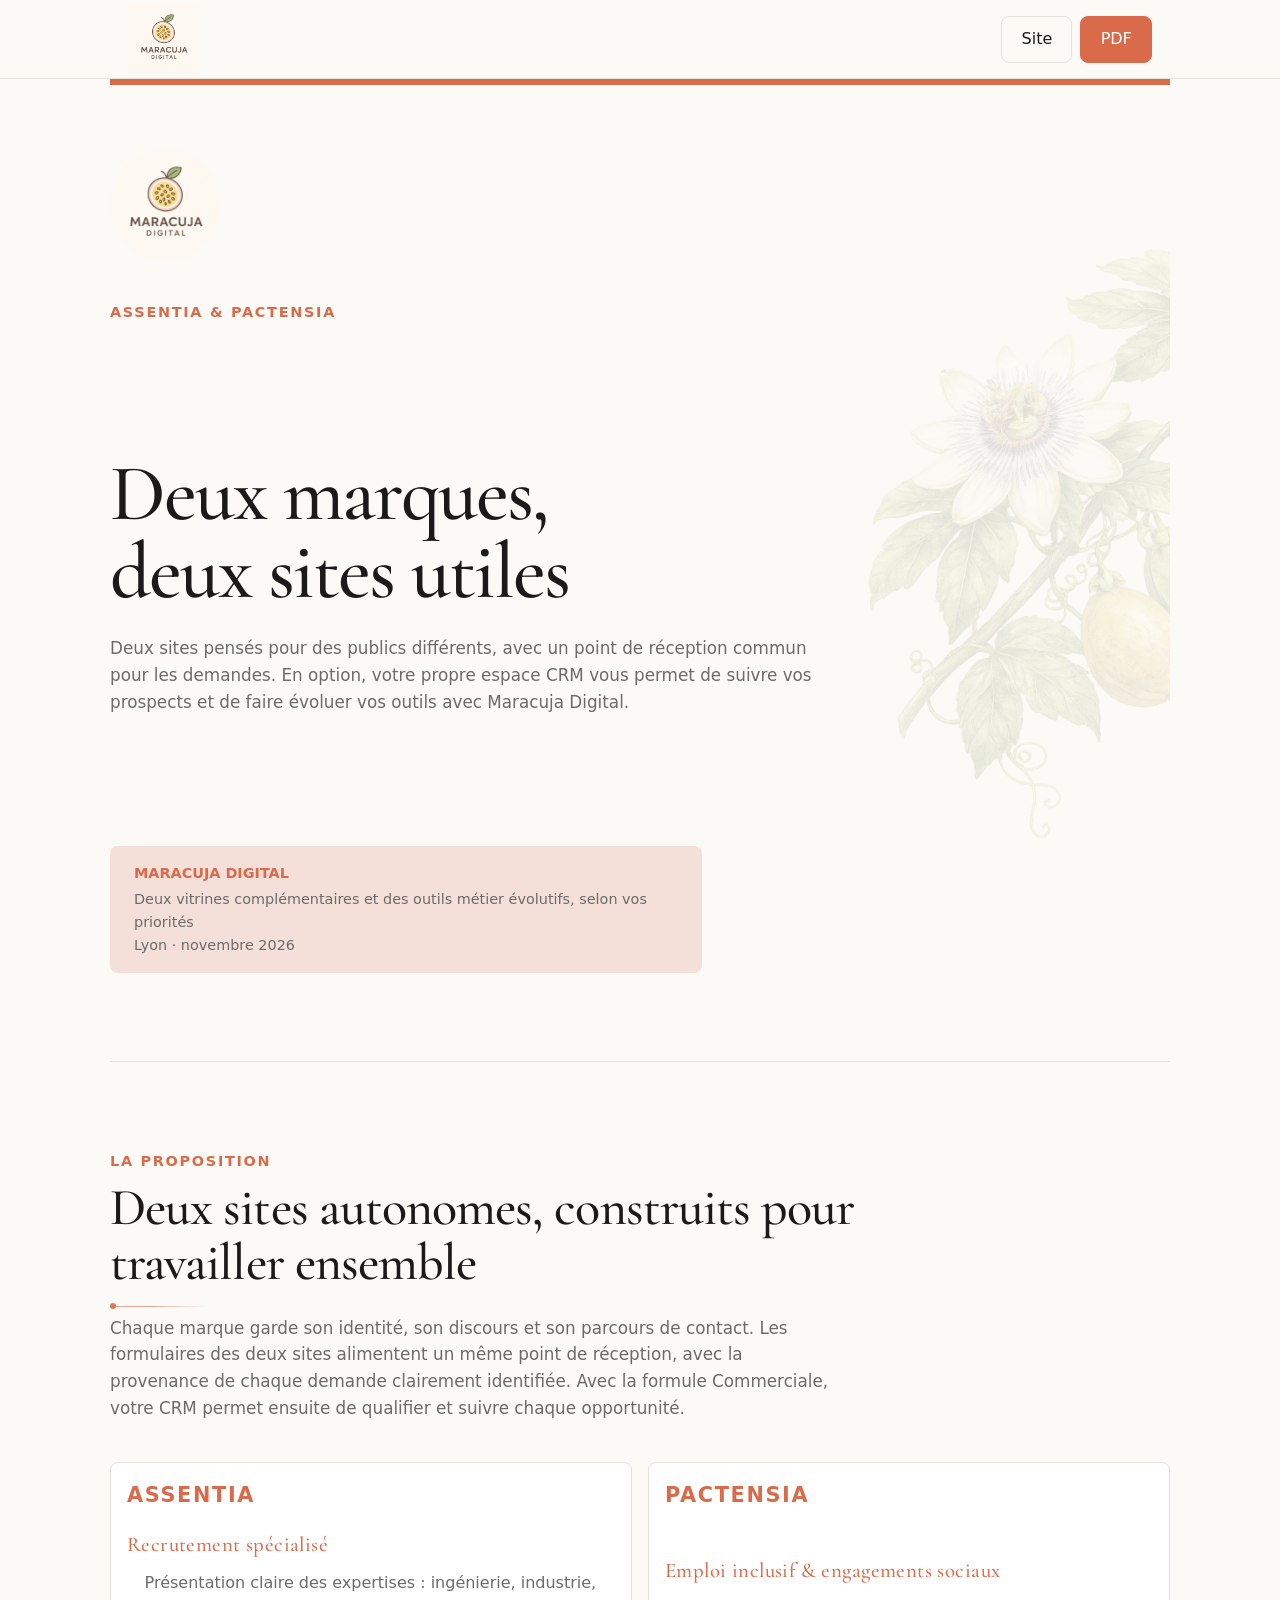
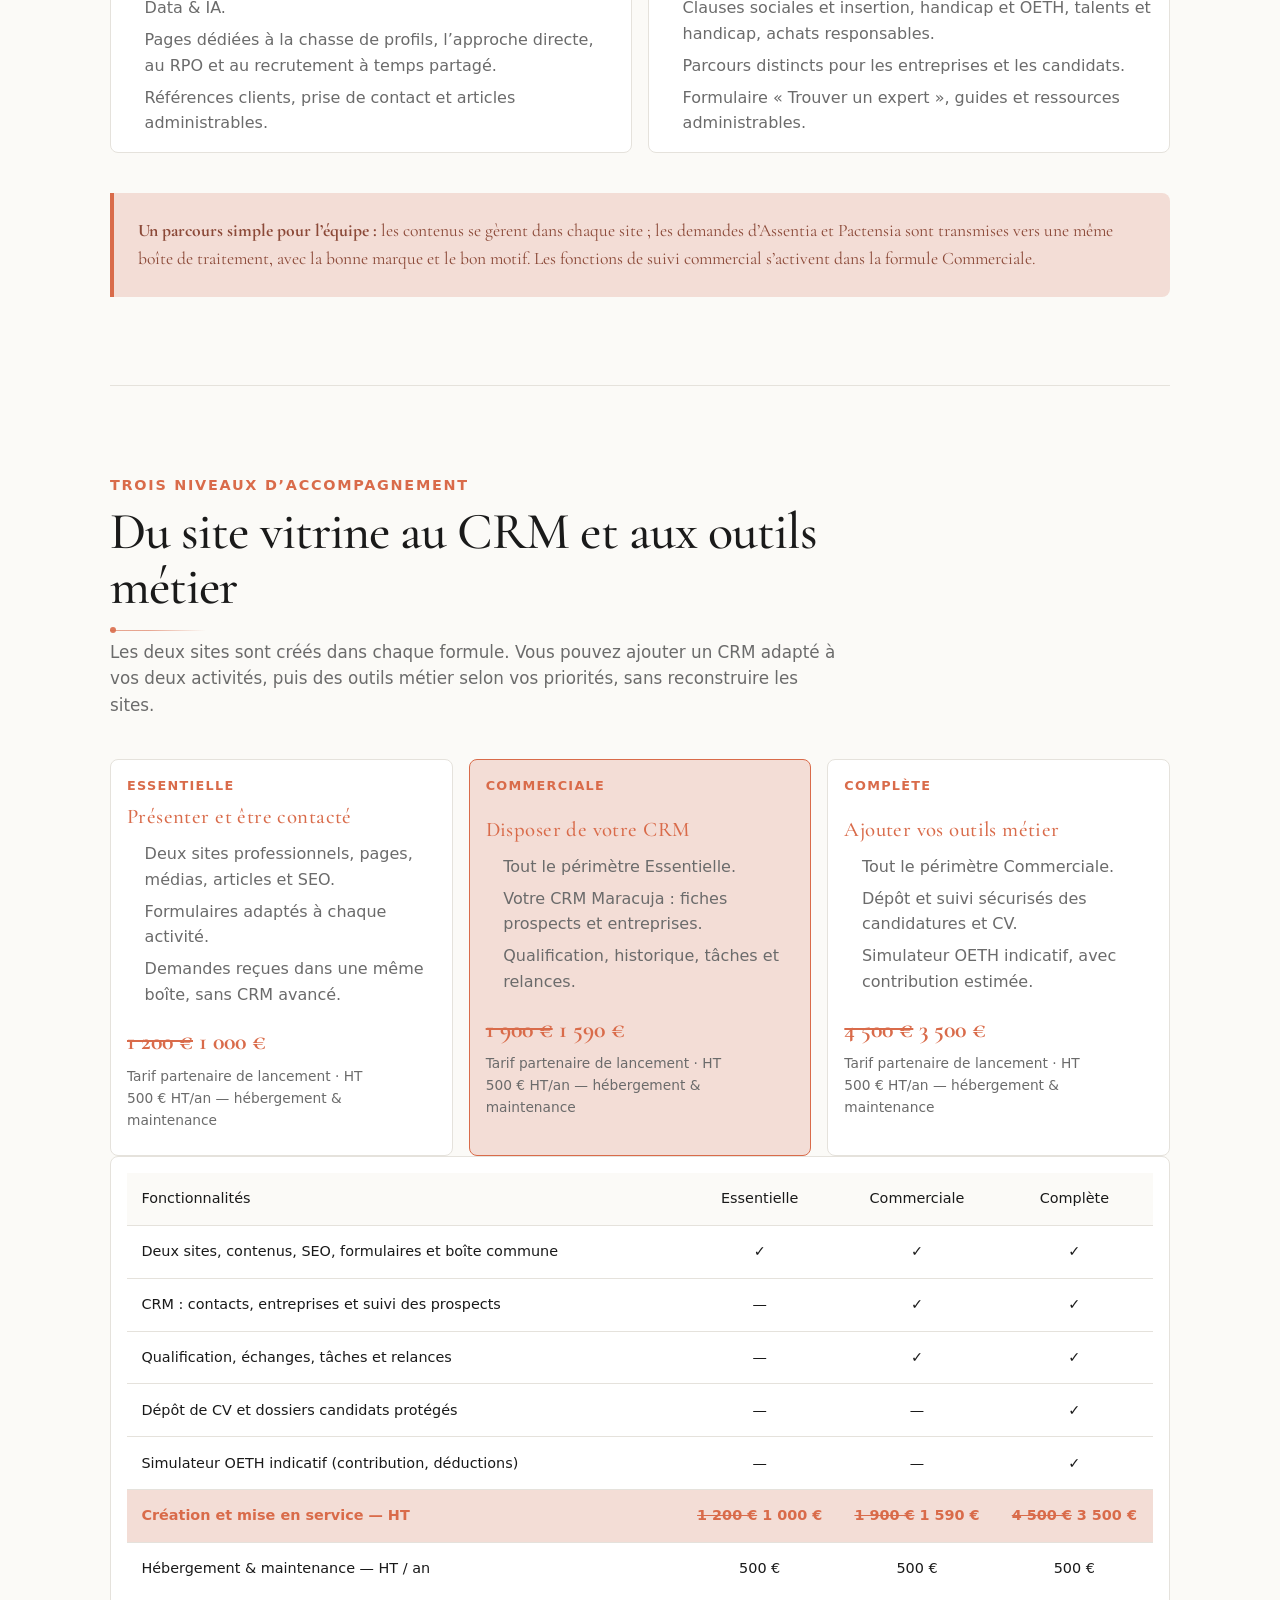
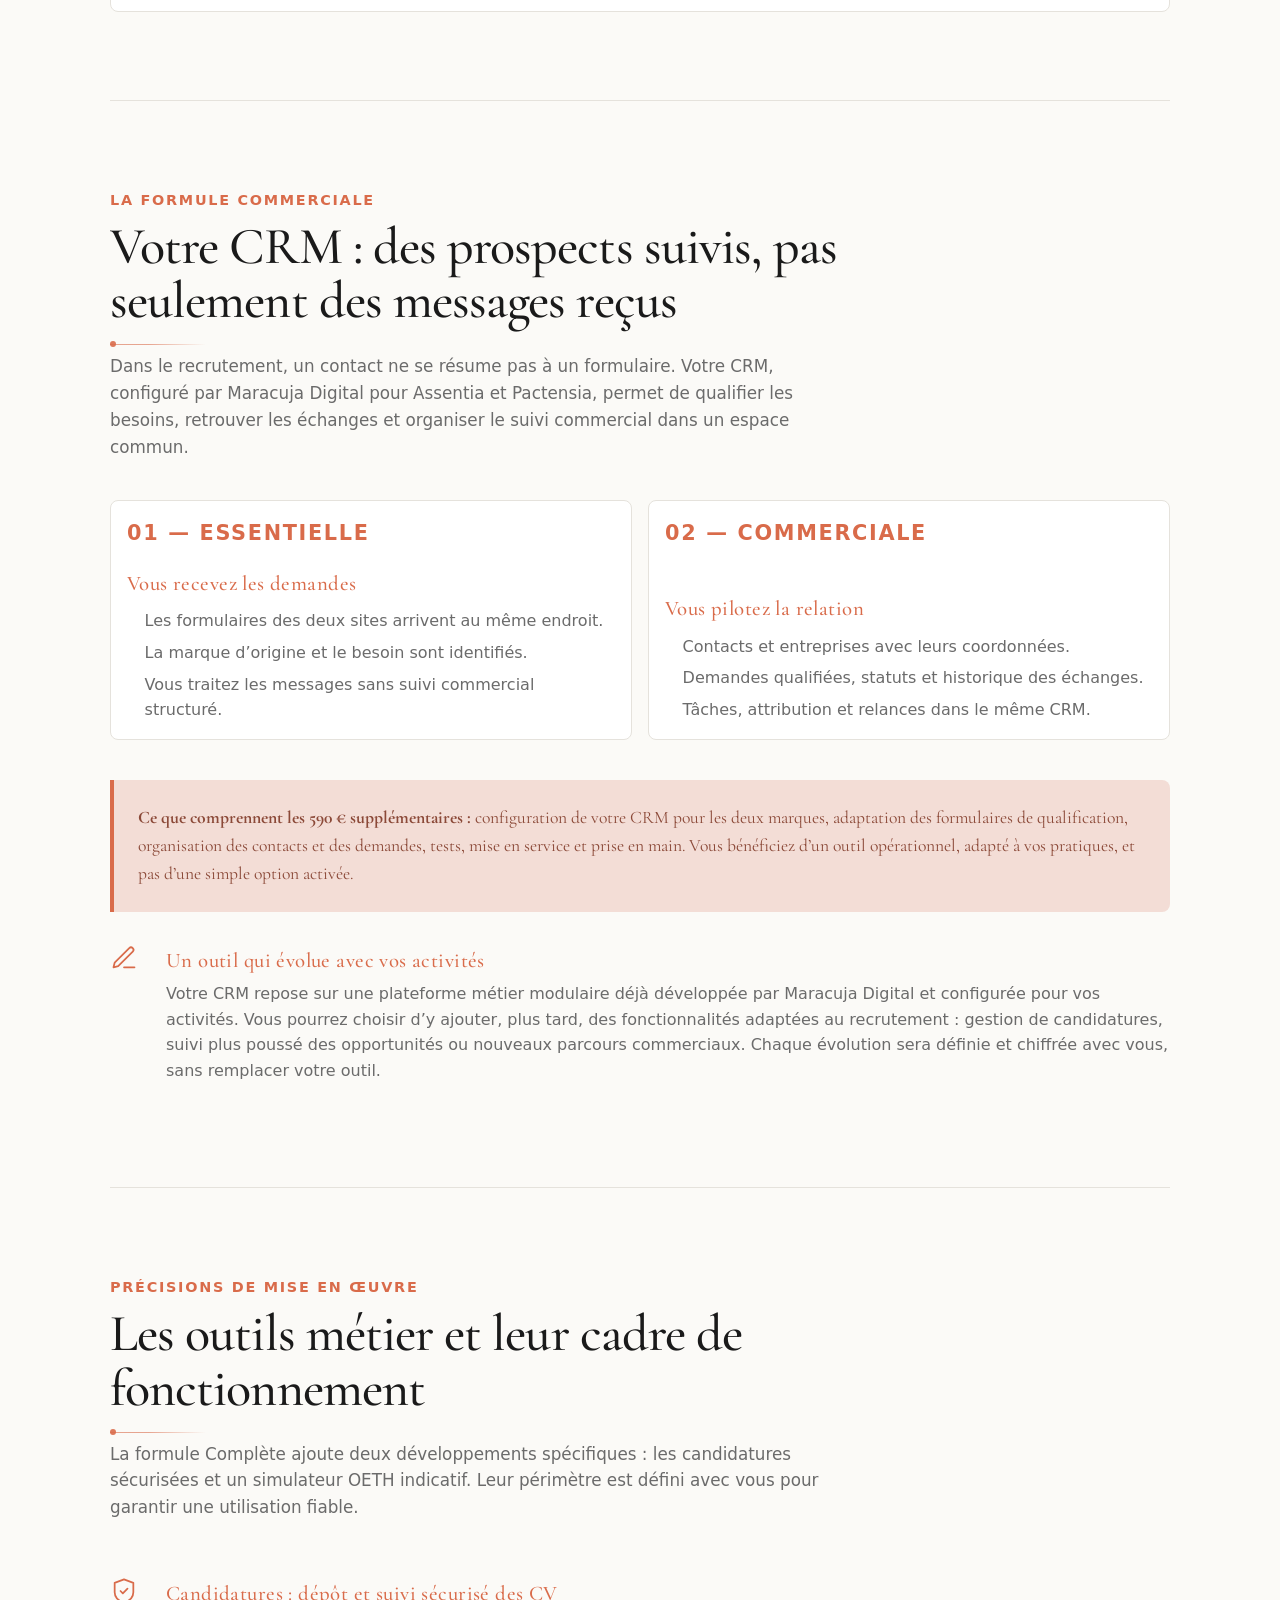
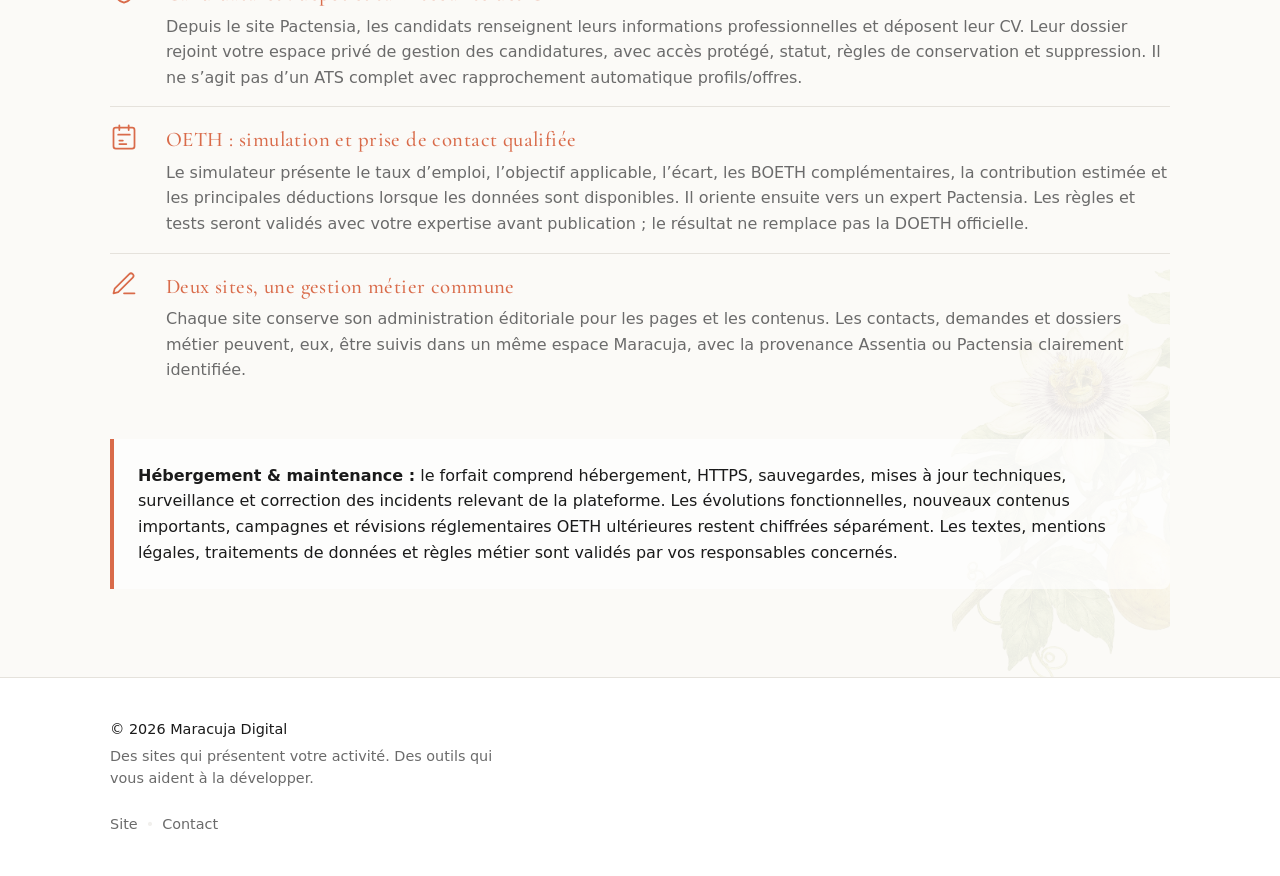
<file: public/proposition-assentia-pactensia/index.html>
<!doctype html>
<html lang="fr">
<head>
  <meta charset="utf-8">
  <meta name="viewport" content="width=device-width, initial-scale=1">
  <title>Proposition Assentia &amp; Pactensia — Maracuja Digital</title>
  <meta name="description" content="Proposition de refonte des sites Assentia et Pactensia.">
  <link rel="icon" href="../assets/images/favicon.ico">
  <link rel="stylesheet" href="../assets/css/fonts.css">
  <link rel="stylesheet" href="../assets/css/base.css">
  <link rel="stylesheet" href="../assets/css/theme.css">
  <link rel="stylesheet" href="../proposta-politeama/document.css" media="screen">
  <link rel="stylesheet" href="../proposta-politeama/document-print.css" media="print">
  <style>
    .document .card-icon { fill: none; stroke-linecap: round; stroke-linejoin: round; }
    .brand-grid .card { min-height: 0; }
    .brand-grid h3, .offer-card h3 { color: var(--color-accent); }
    .brand-grid ul, .offer-card ul { margin: 0; padding-left: 1.1rem; color: var(--color-muted); }
    .brand-grid li + li, .offer-card li + li { margin-top: .4rem; }
    .offer-grid { align-items: stretch; }
    .offer-card { min-height: 0; }
    .offer-card--featured { border-color: var(--color-accent); background: var(--color-accent-soft); }
    .offer-label { margin: 0 0 var(--space-xs); color: var(--color-accent); font-size: .8rem; font-weight: 700; letter-spacing: .1em; text-transform: uppercase; }
    .offer-price { margin: var(--space-m) 0 var(--space-s); color: var(--color-accent); font-family: var(--font-display); font-size: 1.5rem; font-weight: 700; }
    .offer-price small { display: block; margin-top: .2rem; color: var(--color-muted); font-family: var(--font-main); font-size: .86rem; font-weight: 400; }
    .comparison { margin-top: var(--space-xl); }
    .comparison table { margin: 0; font-size: .9rem; }
    .comparison th:not(:first-child), .comparison td:not(:first-child) { text-align: center; white-space: nowrap; }
    .comparison td:first-child { width: 54%; }
    .price-row td { color: var(--color-accent); font-weight: 700; background: var(--color-accent-soft); }
    .details-list { margin-top: var(--space-m); }
    .details-list .content-row { padding-block: var(--space-m); }
    .details-list h3 { margin-bottom: var(--space-xs); color: var(--color-accent); }
    .technical-note { margin-top: var(--space-xl); }
    @media print {
      .brand-grid .card { min-height: 67mm; }
      .offer-grid { grid-template-columns: repeat(3, minmax(0, 1fr)) !important; gap: 3.5mm !important; }
      .offer-card { padding: 4mm !important; }
      .offer-card h3 { font-size: 12pt; }
      .offer-card ul { padding-left: 4mm; font-size: 9pt; line-height: 1.35; }
      .offer-card li + li { margin-top: 1.5mm; }
      .offer-price { margin: 4mm 0 2mm; font-size: 15pt; }
      .offer-price small { font-size: 8pt; }
      .comparison { margin-top: 6mm; }
      .comparison table { font-size: 8.6pt; }
      .comparison th, .comparison td { padding: 2.4mm 2.6mm; }
      .details-list { margin-top: 3mm; }
      .details-list .content-row { padding-block: 3.4mm; }
      .details-list h3 { margin-bottom: 1mm; }
      .technical-note { margin-top: 5mm; }
    }
  </style>
</head>
<body class="proposal-preview">
  <header class="site-header proposal-site-header">
    <div class="container container--wide header-inner">
      <a href="../" aria-label="Maracuja Digital"><img src="../assets/images/logo.png" alt="Maracuja Digital" class="brand-logo"></a>
      <nav class="proposal-header-actions" aria-label="Actions de la proposition">
        <a href="../" class="btn btn-ghost">Site</a>
        <a href="#" class="btn btn-primary" onclick="window.print(); return false">PDF</a>
      </nav>
    </div>
  </header>

  <main class="document container" aria-label="Proposition Assentia et Pactensia">
    <section class="document-page document-page--cover" aria-labelledby="page-1-title">
      <img class="page-flower page-flower--cover" src="../assets/images/passiflora-rameau.png" alt="">
      <header class="cover-header">
        <img class="cover-logo" src="../assets/images/logo.png" alt="Maracuja Digital">
        <p class="eyebrow">Assentia &amp; Pactensia</p>
      </header>
      <div class="cover-content">
        <h1 id="page-1-title">Deux marques,<br>deux sites utiles</h1>
        <p class="lead">Deux sites pensés pour des publics différents, avec un point de réception commun pour les demandes. En option, votre propre espace CRM vous permet de suivre vos prospects et de faire évoluer vos outils avec Maracuja Digital.</p>
      </div>
      <footer class="cover-footer">
        <p class="brand-name">Maracuja Digital</p>
        <p>Deux vitrines complémentaires et des outils métier évolutifs, selon vos priorités</p>
        <p>Lyon · novembre 2026</p>
      </footer>
    </section>

    <section class="document-page" aria-labelledby="page-2-title">
      <header class="page-header">
        <p class="eyebrow">La proposition</p>
        <h2 id="page-2-title" class="page-title h2--moderne">Deux sites autonomes, construits pour travailler ensemble</h2>
        <p class="page-intro">Chaque marque garde son identité, son discours et son parcours de contact. Les formulaires des deux sites alimentent un même point de réception, avec la provenance de chaque demande clairement identifiée. Avec la formule Commerciale, votre CRM permet ensuite de qualifier et suivre chaque opportunité.</p>
      </header>
      <section class="page-content grid grid--2 brand-grid" aria-label="Périmètre des deux sites">
        <article class="card">
          <p class="card-number">ASSENTIA</p>
          <h3>Recrutement spécialisé</h3>
          <ul>
            <li>Présentation claire des expertises : ingénierie, industrie, Data &amp; IA.</li>
            <li>Pages dédiées à la chasse de profils, l’approche directe, au RPO et au recrutement à temps partagé.</li>
            <li>Références clients, prise de contact et articles administrables.</li>
          </ul>
        </article>
        <article class="card">
          <p class="card-number">PACTENSIA</p>
          <h3>Emploi inclusif &amp; engagements sociaux</h3>
          <ul>
            <li>Clauses sociales et insertion, handicap et OETH, talents et handicap, achats responsables.</li>
            <li>Parcours distincts pour les entreprises et les candidats.</li>
            <li>Formulaire « Trouver un expert », guides et ressources administrables.</li>
          </ul>
        </article>
      </section>
      <aside class="callout"><p><strong>Un parcours simple pour l’équipe :</strong> les contenus se gèrent dans chaque site ; les demandes d’Assentia et Pactensia sont transmises vers une même boîte de traitement, avec la bonne marque et le bon motif. Les fonctions de suivi commercial s’activent dans la formule Commerciale.</p></aside>
      <footer class="page-footer"><span>Maracuja Digital</span><span>2</span></footer>
    </section>

    <section class="document-page document-page--dense" aria-labelledby="page-3-title">
      <header class="page-header">
        <p class="eyebrow">Trois niveaux d’accompagnement</p>
        <h2 id="page-3-title" class="page-title h2--moderne">Du site vitrine au CRM et aux outils métier</h2>
        <p class="page-intro">Les deux sites sont créés dans chaque formule. Vous pouvez ajouter un CRM adapté à vos deux activités, puis des outils métier selon vos priorités, sans reconstruire les sites.</p>
      </header>
      <section class="page-content grid grid--3 offer-grid" aria-label="Formules proposées">
        <article class="card offer-card">
          <p class="offer-label">Essentielle</p>
          <h3>Présenter et être contacté</h3>
          <ul>
            <li>Deux sites professionnels, pages, médias, articles et SEO.</li>
            <li>Formulaires adaptés à chaque activité.</li>
            <li>Demandes reçues dans une même boîte, sans CRM avancé.</li>
          </ul>
          <p class="offer-price"><s>1&nbsp;200&nbsp;€</s> 1&nbsp;000&nbsp;€<small>Tarif partenaire de lancement · HT<br>500&nbsp;€ HT/an — hébergement &amp; maintenance</small></p>
        </article>
        <article class="card offer-card offer-card--featured">
          <p class="offer-label">Commerciale</p>
          <h3>Disposer de votre CRM</h3>
          <ul>
            <li>Tout le périmètre Essentielle.</li>
            <li>Votre CRM Maracuja : fiches prospects et entreprises.</li>
            <li>Qualification, historique, tâches et relances.</li>
          </ul>
          <p class="offer-price"><s>1&nbsp;900&nbsp;€</s> 1&nbsp;590&nbsp;€<small>Tarif partenaire de lancement · HT<br>500&nbsp;€ HT/an — hébergement &amp; maintenance</small></p>
        </article>
        <article class="card offer-card">
          <p class="offer-label">Complète</p>
          <h3>Ajouter vos outils métier</h3>
          <ul>
            <li>Tout le périmètre Commerciale.</li>
            <li>Dépôt et suivi sécurisés des candidatures et CV.</li>
            <li>Simulateur OETH indicatif, avec contribution estimée.</li>
          </ul>
          <p class="offer-price"><s>4&nbsp;500&nbsp;€</s> 3&nbsp;500&nbsp;€<small>Tarif partenaire de lancement · HT<br>500&nbsp;€ HT/an — hébergement &amp; maintenance</small></p>
        </article>
      </section>
      <div class="comparison card" aria-label="Comparaison détaillée des formules">
        <table>
          <thead><tr><th>Fonctionnalités</th><th>Essentielle</th><th>Commerciale</th><th>Complète</th></tr></thead>
          <tbody>
            <tr><td>Deux sites, contenus, SEO, formulaires et boîte commune</td><td>✓</td><td>✓</td><td>✓</td></tr>
            <tr><td>CRM : contacts, entreprises et suivi des prospects</td><td>—</td><td>✓</td><td>✓</td></tr>
            <tr><td>Qualification, échanges, tâches et relances</td><td>—</td><td>✓</td><td>✓</td></tr>
            <tr><td>Dépôt de CV et dossiers candidats protégés</td><td>—</td><td>—</td><td>✓</td></tr>
            <tr><td>Simulateur OETH indicatif (contribution, déductions)</td><td>—</td><td>—</td><td>✓</td></tr>
            <tr class="price-row"><td>Création et mise en service — HT</td><td><s>1&nbsp;200&nbsp;€</s> 1&nbsp;000&nbsp;€</td><td><s>1&nbsp;900&nbsp;€</s> 1&nbsp;590&nbsp;€</td><td><s>4&nbsp;500&nbsp;€</s> 3&nbsp;500&nbsp;€</td></tr>
            <tr><td>Hébergement &amp; maintenance — HT / an</td><td>500&nbsp;€</td><td>500&nbsp;€</td><td>500&nbsp;€</td></tr>
          </tbody>
        </table>
      </div>
      <footer class="page-footer"><span>Maracuja Digital</span><span>3</span></footer>
    </section>

    <section class="document-page document-page--dense" aria-labelledby="page-4-title">
      <header class="page-header">
        <p class="eyebrow">La formule Commerciale</p>
        <h2 id="page-4-title" class="page-title h2--moderne">Votre CRM : des prospects suivis, pas seulement des messages reçus</h2>
        <p class="page-intro">Dans le recrutement, un contact ne se résume pas à un formulaire. Votre CRM, configuré par Maracuja Digital pour Assentia et Pactensia, permet de qualifier les besoins, retrouver les échanges et organiser le suivi commercial dans un espace commun.</p>
      </header>
      <section class="page-content grid grid--2 brand-grid" aria-label="Différence entre les deux premières formules">
        <article class="card">
          <p class="card-number">01 — ESSENTIELLE</p>
          <h3>Vous recevez les demandes</h3>
          <ul>
            <li>Les formulaires des deux sites arrivent au même endroit.</li>
            <li>La marque d’origine et le besoin sont identifiés.</li>
            <li>Vous traitez les messages sans suivi commercial structuré.</li>
          </ul>
        </article>
        <article class="card">
          <p class="card-number">02 — COMMERCIALE</p>
          <h3>Vous pilotez la relation</h3>
          <ul>
            <li>Contacts et entreprises avec leurs coordonnées.</li>
            <li>Demandes qualifiées, statuts et historique des échanges.</li>
            <li>Tâches, attribution et relances dans le même CRM.</li>
          </ul>
        </article>
      </section>
      <aside class="callout"><p><strong>Ce que comprennent les 590 € supplémentaires :</strong> configuration de votre CRM pour les deux marques, adaptation des formulaires de qualification, organisation des contacts et des demandes, tests, mise en service et prise en main. Vous bénéficiez d’un outil opérationnel, adapté à vos pratiques, et pas d’une simple option activée.</p></aside>
      <section class="page-content details-list" aria-label="Évolution du CRM">
        <article class="content-row">
          <svg class="row-icon card-icon" aria-hidden="true" viewBox="0 0 24 24"><path d="M12 20h9"></path><path d="M16.5 3.5a2.1 2.1 0 0 1 3 3L7 19l-4 1 1-4Z"></path></svg>
          <div><h3>Un outil qui évolue avec vos activités</h3><p>Votre CRM repose sur une plateforme métier modulaire déjà développée par Maracuja Digital et configurée pour vos activités. Vous pourrez choisir d’y ajouter, plus tard, des fonctionnalités adaptées au recrutement : gestion de candidatures, suivi plus poussé des opportunités ou nouveaux parcours commerciaux. Chaque évolution sera définie et chiffrée avec vous, sans remplacer votre outil.</p></div>
        </article>
      </section>
      <footer class="page-footer"><span>Maracuja Digital</span><span>4</span></footer>
    </section>

    <section class="document-page document-page--dense" aria-labelledby="page-5-title">
      <img class="page-flower page-flower--closing" src="../assets/images/passiflora-rameau.png" alt="">
      <header class="page-header">
        <p class="eyebrow">Précisions de mise en œuvre</p>
        <h2 id="page-5-title" class="page-title h2--moderne">Les outils métier et leur cadre de fonctionnement</h2>
        <p class="page-intro">La formule Complète ajoute deux développements spécifiques : les candidatures sécurisées et un simulateur OETH indicatif. Leur périmètre est défini avec vous pour garantir une utilisation fiable.</p>
      </header>
      <section class="page-content details-list" aria-label="Cadre des fonctionnalités avancées">
        <article class="content-row">
          <svg class="row-icon card-icon" aria-hidden="true" viewBox="0 0 24 24"><path d="M20 13c0 5-3.5 7.5-8 9-4.5-1.5-8-4-8-9V5l8-3 8 3Z"></path><path d="m9 12 2 2 4-4"></path></svg>
          <div><h3>Candidatures : dépôt et suivi sécurisé des CV</h3><p>Depuis le site Pactensia, les candidats renseignent leurs informations professionnelles et déposent leur CV. Leur dossier rejoint votre espace privé de gestion des candidatures, avec accès protégé, statut, règles de conservation et suppression. Il ne s’agit pas d’un ATS complet avec rapprochement automatique profils/offres.</p></div>
        </article>
        <article class="content-row">
          <svg class="row-icon card-icon" aria-hidden="true" viewBox="0 0 24 24"><rect x="3" y="4" width="18" height="18" rx="2"></rect><path d="M8 2v4M16 2v4M7 10h10M8 15h3M8 18h6"></path></svg>
          <div><h3>OETH : simulation et prise de contact qualifiée</h3><p>Le simulateur présente le taux d’emploi, l’objectif applicable, l’écart, les BOETH complémentaires, la contribution estimée et les principales déductions lorsque les données sont disponibles. Il oriente ensuite vers un expert Pactensia. Les règles et tests seront validés avec votre expertise avant publication ; le résultat ne remplace pas la DOETH officielle.</p></div>
        </article>
        <article class="content-row">
          <svg class="row-icon card-icon" aria-hidden="true" viewBox="0 0 24 24"><path d="M12 20h9"></path><path d="M16.5 3.5a2.1 2.1 0 0 1 3 3L7 19l-4 1 1-4Z"></path></svg>
          <div><h3>Deux sites, une gestion métier commune</h3><p>Chaque site conserve son administration éditoriale pour les pages et les contenus. Les contacts, demandes et dossiers métier peuvent, eux, être suivis dans un même espace Maracuja, avec la provenance Assentia ou Pactensia clairement identifiée.</p></div>
        </article>
      </section>
      <aside class="closing-callout technical-note"><p><strong>Hébergement &amp; maintenance :</strong> le forfait comprend hébergement, HTTPS, sauvegardes, mises à jour techniques, surveillance et correction des incidents relevant de la plateforme. Les évolutions fonctionnelles, nouveaux contenus importants, campagnes et révisions réglementaires OETH ultérieures restent chiffrées séparément. Les textes, mentions légales, traitements de données et règles métier sont validés par vos responsables concernés.</p></aside>
      <footer class="page-footer"><span>Maracuja Digital</span><span>5</span></footer>
    </section>
  </main>

  <footer class="site-footer proposal-site-footer"><div class="container footer-inner"><div class="footer-brand"><p class="footer-name">© 2026 Maracuja Digital</p><p class="footer-baseline">Des sites qui présentent votre activité. Des outils qui vous aident à la développer.</p></div><nav class="footer-nav small" aria-label="Navigation du pied de page"><a href="../">Site</a><span>•</span><a href="../contact">Contact</a></nav></div></footer>
</body>
</html>
</file>
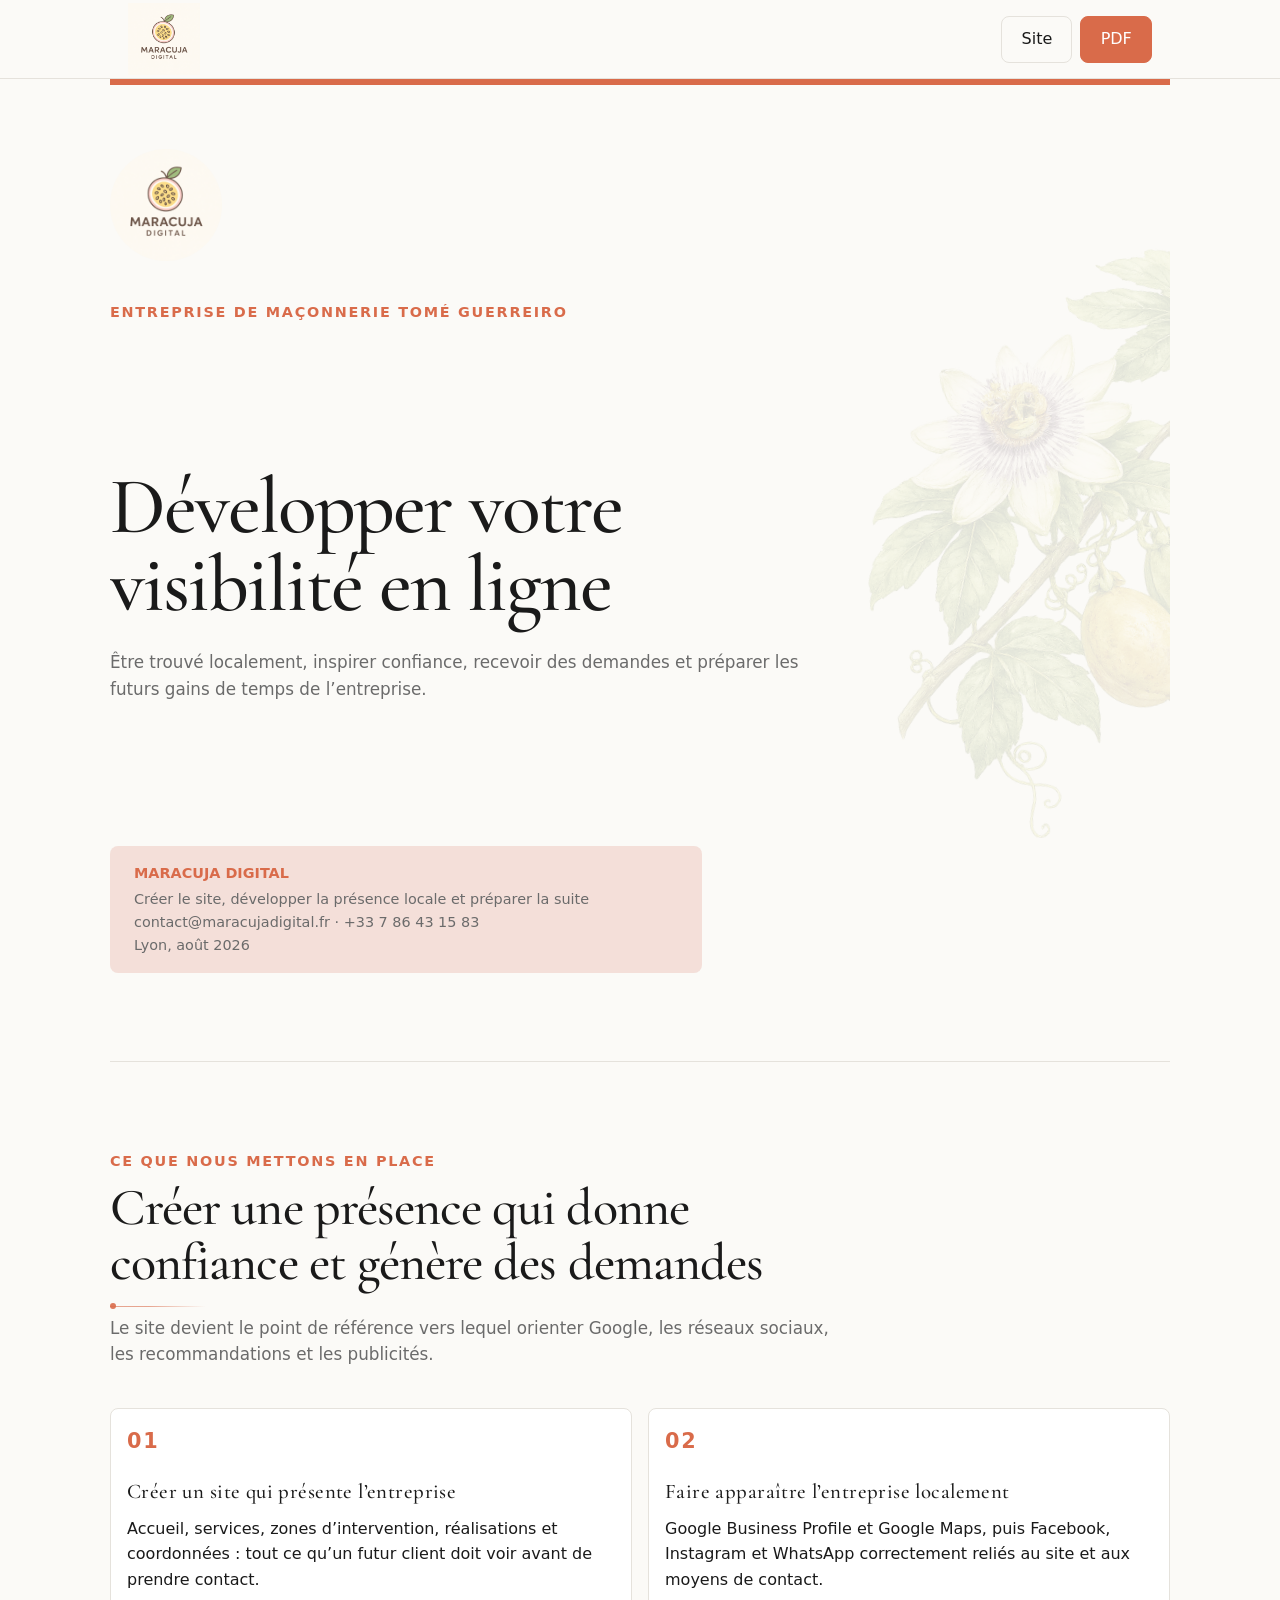
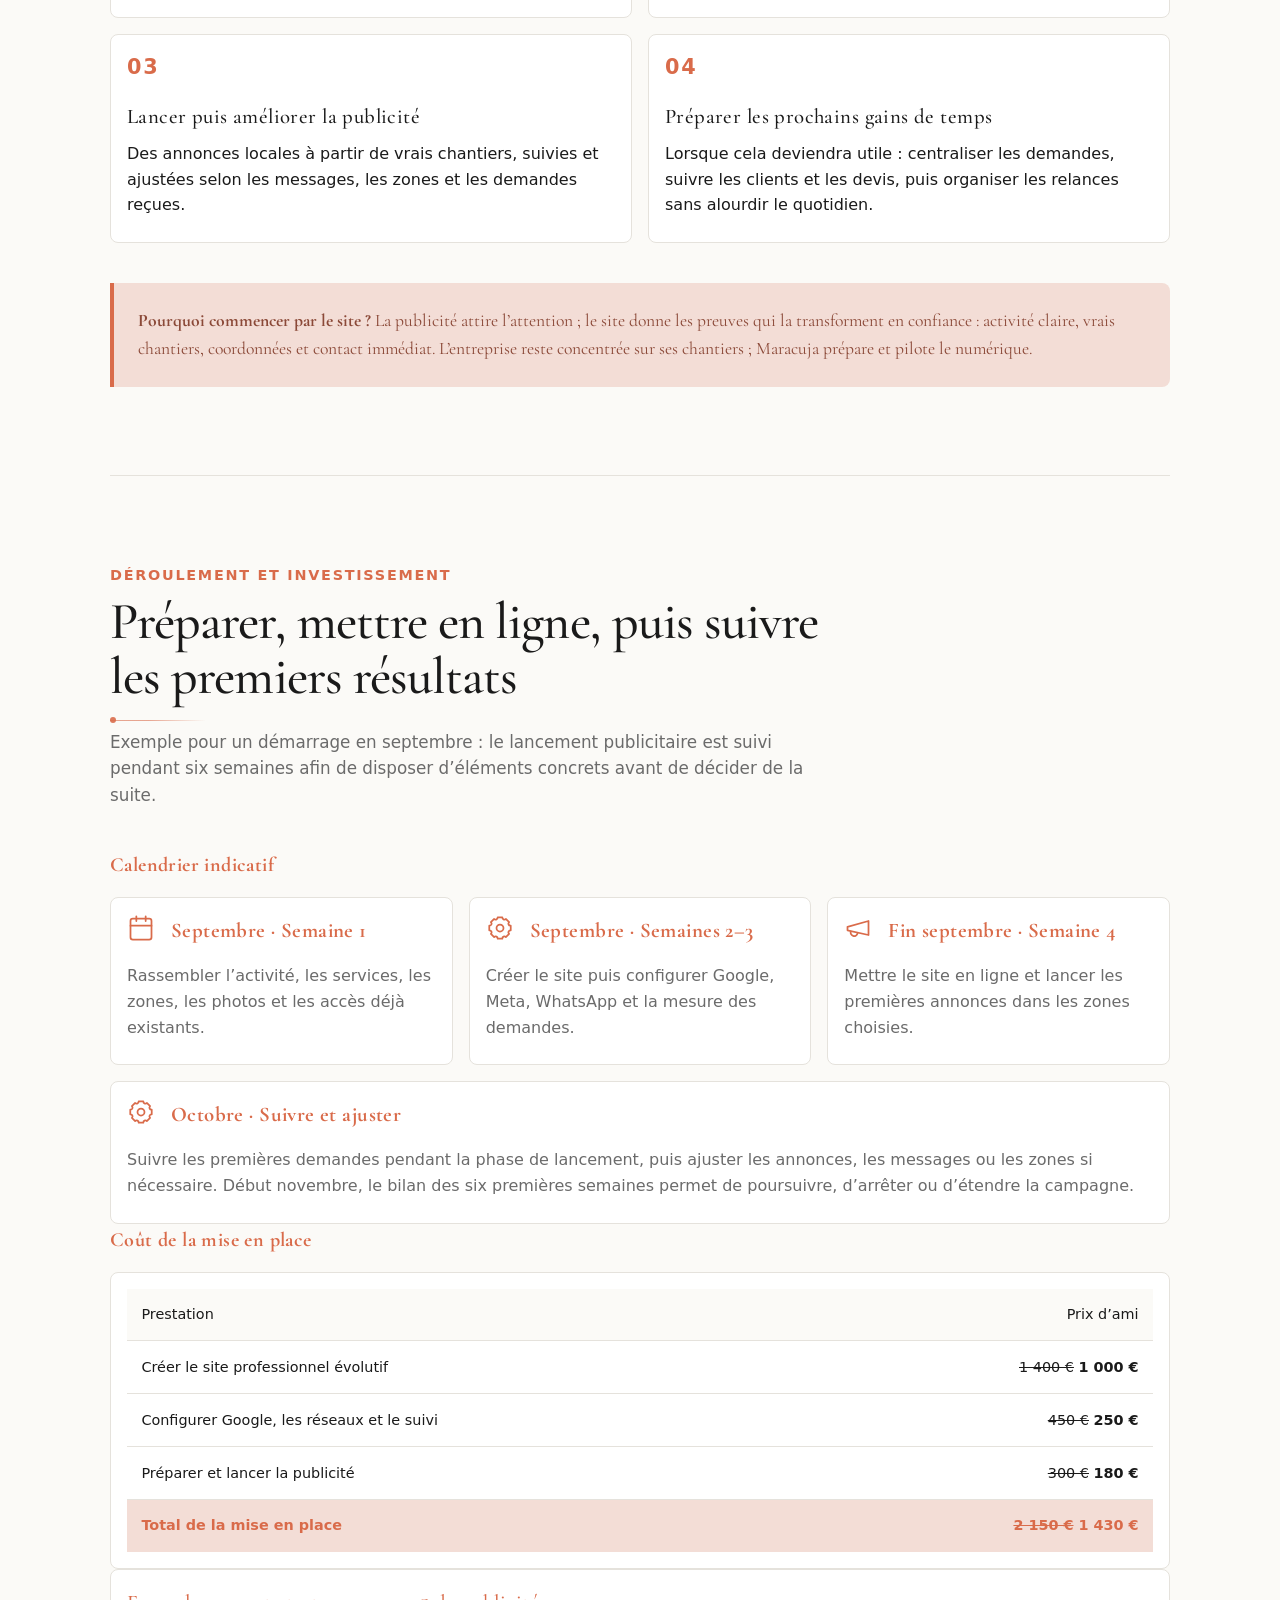
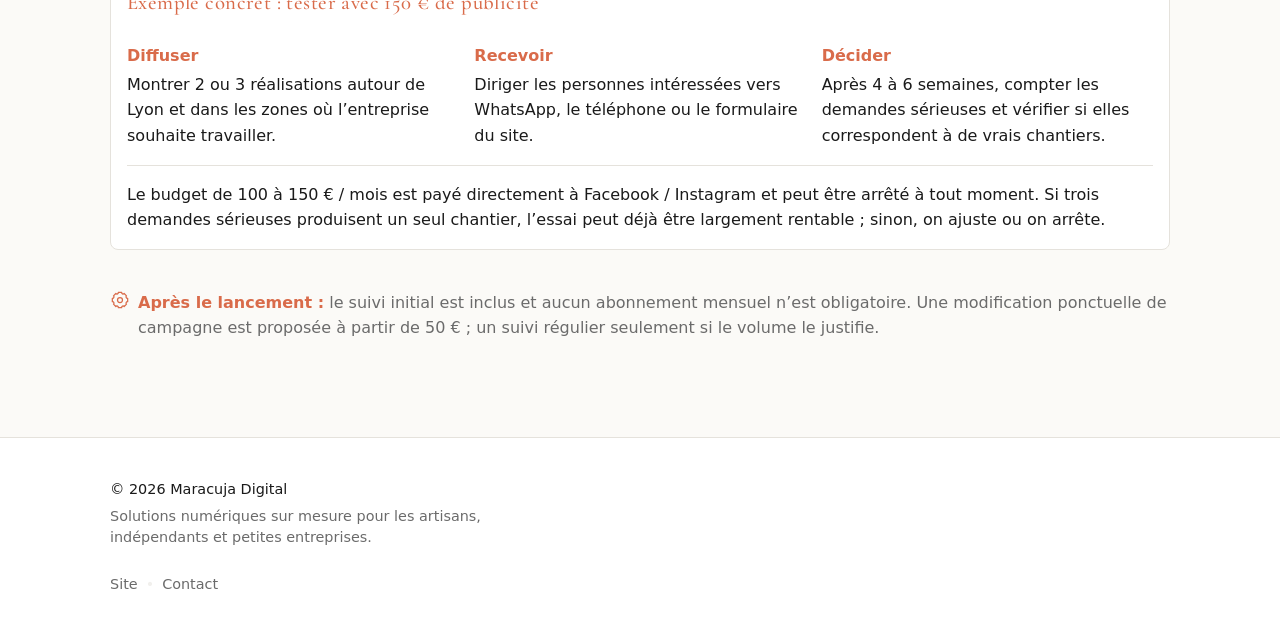
<file: public/proposition-btp/index.html>
<!doctype html>
<html lang="fr">
<head>
  <meta charset="utf-8">
  <meta name="viewport" content="width=device-width, initial-scale=1">
  <title>Proposition Tomé Guerreiro - Maracuja Digital</title>
  <meta name="description" content="Proposition de visibilité et d’outils évolutifs pour l’entreprise de maçonnerie Tomé Guerreiro.">
  <link rel="icon" href="../assets/images/favicon.ico">
  <link rel="stylesheet" href="../assets/css/fonts.css">
  <link rel="stylesheet" href="../assets/css/base.css">
  <link rel="stylesheet" href="../assets/css/theme.css">
  <link rel="stylesheet" href="../proposta-politeama/document.css" media="screen">
  <link rel="stylesheet" href="../proposta-politeama/document-print.css" media="print">
  <style>
    .document .card-icon{fill:none;stroke-linecap:round;stroke-linejoin:round}
    .pricing-summary{margin-top:var(--space-xl)}
    .pricing-summary table{margin:0;font-size:0.9rem}
    .pricing-summary th:not(:first-child),.pricing-summary td:not(:first-child){text-align:right;white-space:nowrap}
    .pricing-total td{font-weight:700;color:var(--color-accent);background:var(--color-accent-soft)}
    .btp-schedule .compact-card--follow-up{grid-column:1 / -1}
    .proposal-section-title{margin:0 0 var(--space-m);color:var(--color-accent);font-size:1.25rem;font-weight:700}
    .pricing-block{margin-top:var(--space-2xl)}
    .campaign-example{margin-top:var(--space-xl)}
    .campaign-example h3,.campaign-example strong{color:var(--color-accent)}
    .campaign-example .grid{margin-top:var(--space-m)}
    .campaign-example .grid p,.campaign-example__result{margin:0}
    .campaign-example .grid strong{display:block;margin-bottom:var(--space-xs)}
    .campaign-example__result{margin-top:var(--space-m);padding-top:var(--space-m);border-top:1px solid var(--color-border)}
    .follow-up-note strong{color:var(--color-accent)}
    @media print{
      .btp-schedule .compact-card{min-height:0}
      .btp-schedule .compact-card--follow-up{min-height:27mm}
      .proposal-section-title{margin-bottom:3mm;font-size:13pt}
      .pricing-block{margin-top:9mm}
      .pricing-summary{margin-top:0}
      .pricing-summary table{font-size:9pt}
      .pricing-summary th,.pricing-summary td{padding:2.5mm 3mm}
      .campaign-example{margin-top:6mm;padding:4mm 5mm}
      .campaign-example h3{margin-bottom:2mm}
      .campaign-example .grid{margin-top:3mm;gap:4mm}
      .campaign-example .grid p,.campaign-example__result{font-size:9.5pt}
      .campaign-example__result{margin-top:3mm;padding-top:3mm}
      .follow-up-note{margin-top:4mm;font-size:9pt}
    }
  </style>
</head>
<body class="proposal-preview">
  <svg width="0" height="0" aria-hidden="true" style="position:absolute"><defs>
    <symbol id="icon-shield" viewBox="0 0 24 24"><path d="M20 13c0 5-3.5 7.5-8 9-4.5-1.5-8-4-8-9V5l8-3 8 3Z"/><path d="m9 12 2 2 4-4"/></symbol>
    <symbol id="icon-map" viewBox="0 0 24 24"><path d="M20 10c0 5-8 12-8 12S4 15 4 10a8 8 0 1 1 16 0Z"/><circle cx="12" cy="10" r="2.5"/></symbol>
    <symbol id="icon-megaphone" viewBox="0 0 24 24"><path d="m3 11 18-5v12L3 14v-3Z"/><path d="M11.6 16.8A3 3 0 1 1 5.8 15"/></symbol>
    <symbol id="icon-settings" viewBox="0 0 24 24"><circle cx="12" cy="12" r="3"/><path d="M19.4 15a1.7 1.7 0 0 0 .3 1.9l.1.1-2.8 2.8-.1-.1a1.7 1.7 0 0 0-1.9-.3 1.7 1.7 0 0 0-1 1.6v.2h-4V21a1.7 1.7 0 0 0-1-1.6 1.7 1.7 0 0 0-1.9.3l-.1.1L4.2 17l.1-.1a1.7 1.7 0 0 0 .3-1.9A1.7 1.7 0 0 0 3 14H2.8v-4H3a1.7 1.7 0 0 0 1.6-1 1.7 1.7 0 0 0-.3-1.9L4.2 7 7 4.2l.1.1a1.7 1.7 0 0 0 1.9.3A1.7 1.7 0 0 0 10 3V2.8h4V3a1.7 1.7 0 0 0 1 1.6 1.7 1.7 0 0 0 1.9-.3l.1-.1L19.8 7l-.1.1a1.7 1.7 0 0 0-.3 1.9 1.7 1.7 0 0 0 1.6 1h.2v4H21a1.7 1.7 0 0 0-1.6 1Z"/></symbol>
    <symbol id="icon-calendar" viewBox="0 0 24 24"><path d="M8 2v4M16 2v4M3 10h18"/><rect x="3" y="4" width="18" height="18" rx="2"/></symbol>
    <symbol id="icon-phone" viewBox="0 0 24 24"><path d="M22 16.9v3a2 2 0 0 1-2.2 2 19.8 19.8 0 0 1-8.6-3.1 19.5 19.5 0 0 1-6-6A19.8 19.8 0 0 1 2.1 4.2 2 2 0 0 1 4.1 2h3a2 2 0 0 1 2 1.7c.1 1 .4 2 .7 2.9a2 2 0 0 1-.5 2.1L8.1 9.9a16 16 0 0 0 6 6l1.2-1.2a2 2 0 0 1 2.1-.5c.9.3 1.9.6 2.9.7a2 2 0 0 1 1.7 2Z"/></symbol>
    <symbol id="icon-globe" viewBox="0 0 24 24"><circle cx="12" cy="12" r="9"/><path d="M3 12h18M12 3a14 14 0 0 1 0 18M12 3a14 14 0 0 0 0 18"/></symbol>
    <symbol id="icon-mail" viewBox="0 0 24 24"><rect width="18" height="14" x="3" y="5" rx="2"/><path d="m3 7 9 6 9-6"/></symbol>
  </defs></svg>

  <header class="site-header proposal-site-header">
    <div class="container container--wide header-inner">
      <a href="../" aria-label="Maracuja Digital"><img src="../assets/images/logo.png" alt="Maracuja Digital" class="brand-logo"></a>
      <nav class="proposal-header-actions" aria-label="Actions de la proposition"><a href="../" class="btn btn-ghost">Site</a><a href="#" class="btn btn-primary" onclick="window.print();return false">PDF</a></nav>
    </div>
  </header>

  <main class="document container" aria-label="Proposition Tomé Guerreiro">
    <!-- Page 1 - Couverture -->
    <section class="document-page document-page--cover" aria-labelledby="page-1-title">
      <img class="page-flower page-flower--cover" src="../assets/images/passiflora-rameau.png" alt="">
      <header class="cover-header"><img class="cover-logo" src="../assets/images/logo.png" alt="Maracuja Digital"><p class="eyebrow">Entreprise de maçonnerie Tomé Guerreiro</p></header>
      <div class="cover-content"><h1 id="page-1-title">Développer votre<br>visibilité en ligne</h1><p class="lead">Être trouvé localement, inspirer confiance, recevoir des demandes et préparer les futurs gains de temps de l’entreprise.</p></div>
      <footer class="cover-footer"><p class="brand-name">Maracuja Digital</p><p>Créer le site, développer la présence locale et préparer la suite</p><p>contact@maracujadigital.fr · +33 7 86 43 15 83</p><p>Lyon, août 2026</p></footer>
    </section>

    <!-- Page 2 - Proposition -->
    <section class="document-page" aria-labelledby="page-2-title">
      <header class="page-header"><p class="eyebrow">Ce que nous mettons en place</p><h2 id="page-2-title" class="page-title h2--moderne">Créer une présence qui donne confiance et génère des demandes</h2><p class="page-intro">Le site devient le point de référence vers lequel orienter Google, les réseaux sociaux, les recommandations et les publicités.</p></header>
      <section class="page-content grid grid--2 proposal-grid" aria-label="Les actions comprises dans la proposition">
        <article class="card numbered-card"><p class="card-number">01</p><h3>Créer un site qui présente l’entreprise</h3><p>Accueil, services, zones d’intervention, réalisations et coordonnées : tout ce qu’un futur client doit voir avant de prendre contact.</p></article>
        <article class="card numbered-card"><p class="card-number">02</p><h3>Faire apparaître l’entreprise localement</h3><p>Google Business Profile et Google Maps, puis Facebook, Instagram et WhatsApp correctement reliés au site et aux moyens de contact.</p></article>
        <article class="card numbered-card"><p class="card-number">03</p><h3>Lancer puis améliorer la publicité</h3><p>Des annonces locales à partir de vrais chantiers, suivies et ajustées selon les messages, les zones et les demandes reçues.</p></article>
        <article class="card numbered-card"><p class="card-number">04</p><h3>Préparer les prochains gains de temps</h3><p>Lorsque cela deviendra utile : centraliser les demandes, suivre les clients et les devis, puis organiser les relances sans alourdir le quotidien.</p></article>
      </section>
      <aside class="callout"><p><strong>Pourquoi commencer par le site ?</strong> La publicité attire l’attention ; le site donne les preuves qui la transforment en confiance : activité claire, vrais chantiers, coordonnées et contact immédiat. L’entreprise reste concentrée sur ses chantiers ; Maracuja prépare et pilote le numérique.</p></aside>
      <footer class="page-footer"><span>Maracuja Digital</span><span>2</span></footer>
    </section>

    <!-- Page 3 - Déroulement, tarifs et contact -->
    <section class="document-page document-page--dense" aria-labelledby="page-3-title">
      <header class="page-header"><p class="eyebrow">Déroulement et investissement</p><h2 id="page-3-title" class="page-title h2--moderne">Préparer, mettre en ligne, puis suivre les premiers résultats</h2><p class="page-intro">Exemple pour un démarrage en septembre : le lancement publicitaire est suivi pendant six semaines afin de disposer d’éléments concrets avant de décider de la suite.</p></header>
      <section class="page-content" aria-labelledby="calendar-title">
        <h3 id="calendar-title" class="proposal-section-title">Calendrier indicatif</h3>
        <div class="grid grid--3 btp-schedule">
        <article class="card compact-card"><header class="card-heading"><svg class="card-icon" aria-hidden="true"><use href="#icon-calendar"/></svg><h3>Septembre · Semaine 1</h3></header><p>Rassembler l’activité, les services, les zones, les photos et les accès déjà existants.</p></article>
        <article class="card compact-card"><header class="card-heading"><svg class="card-icon" aria-hidden="true"><use href="#icon-settings"/></svg><h3>Septembre · Semaines 2–3</h3></header><p>Créer le site puis configurer Google, Meta, WhatsApp et la mesure des demandes.</p></article>
        <article class="card compact-card"><header class="card-heading"><svg class="card-icon" aria-hidden="true"><use href="#icon-megaphone"/></svg><h3>Fin septembre · Semaine 4</h3></header><p>Mettre le site en ligne et lancer les premières annonces dans les zones choisies.</p></article>
        <article class="card compact-card compact-card--follow-up"><header class="card-heading"><svg class="card-icon" aria-hidden="true"><use href="#icon-settings"/></svg><h3>Octobre · Suivre et ajuster</h3></header><p>Suivre les premières demandes pendant la phase de lancement, puis ajuster les annonces, les messages ou les zones si nécessaire. Début novembre, le bilan des six premières semaines permet de poursuivre, d’arrêter ou d’étendre la campagne.</p></article>
        </div>
      </section>

      <section class="pricing-block" aria-labelledby="pricing-title"><h3 id="pricing-title" class="proposal-section-title">Coût de la mise en place</h3><div class="card pricing-summary"><table><thead><tr><th>Prestation</th><th>Prix d’ami</th></tr></thead><tbody>
        <tr><td>Créer le site professionnel évolutif</td><td><s>1 400 €</s> <strong>1 000 €</strong></td></tr>
        <tr><td>Configurer Google, les réseaux et le suivi</td><td><s>450 €</s> <strong>250 €</strong></td></tr>
        <tr><td>Préparer et lancer la publicité</td><td><s>300 €</s> <strong>180 €</strong></td></tr>
        <tr class="pricing-total"><td>Total de la mise en place</td><td><s>2 150 €</s> <strong>1 430 €</strong></td></tr>
      </tbody></table></div></section>
      <section class="card campaign-example" aria-labelledby="campaign-example-title"><h3 id="campaign-example-title">Exemple concret : tester avec 150 € de publicité</h3><div class="grid grid--3">
        <p><strong>Diffuser</strong>Montrer 2 ou 3 réalisations autour de Lyon et dans les zones où l’entreprise souhaite travailler.</p>
        <p><strong>Recevoir</strong>Diriger les personnes intéressées vers WhatsApp, le téléphone ou le formulaire du site.</p>
        <p><strong>Décider</strong>Après 4 à 6 semaines, compter les demandes sérieuses et vérifier si elles correspondent à de vrais chantiers.</p>
      </div><p class="campaign-example__result">Le budget de 100 à 150 € / mois est payé directement à Facebook / Instagram et peut être arrêté à tout moment. Si trois demandes sérieuses produisent un seul chantier, l’essai peut déjà être largement rentable ; sinon, on ajuste ou on arrête.</p></section>
      <p class="page-note follow-up-note"><svg class="card-icon" aria-hidden="true"><use href="#icon-settings"/></svg><span><strong>Après le lancement :</strong> le suivi initial est inclus et aucun abonnement mensuel n’est obligatoire. Une modification ponctuelle de campagne est proposée à partir de 50 € ; un suivi régulier seulement si le volume le justifie.</span></p>
      <footer class="page-footer"><span>Maracuja Digital</span><span>3</span></footer>
    </section>
  </main>

  <footer class="site-footer proposal-site-footer"><div class="container footer-inner"><div class="footer-brand"><p class="footer-name">&copy; 2026 Maracuja Digital</p><p class="footer-baseline">Solutions numériques sur mesure pour les artisans, indépendants et petites entreprises.</p></div><nav class="footer-nav small" aria-label="Navigation du pied de page"><a href="../">Site</a><span>•</span><a href="../contact">Contact</a></nav></div></footer>
</body>
</html>
</file>
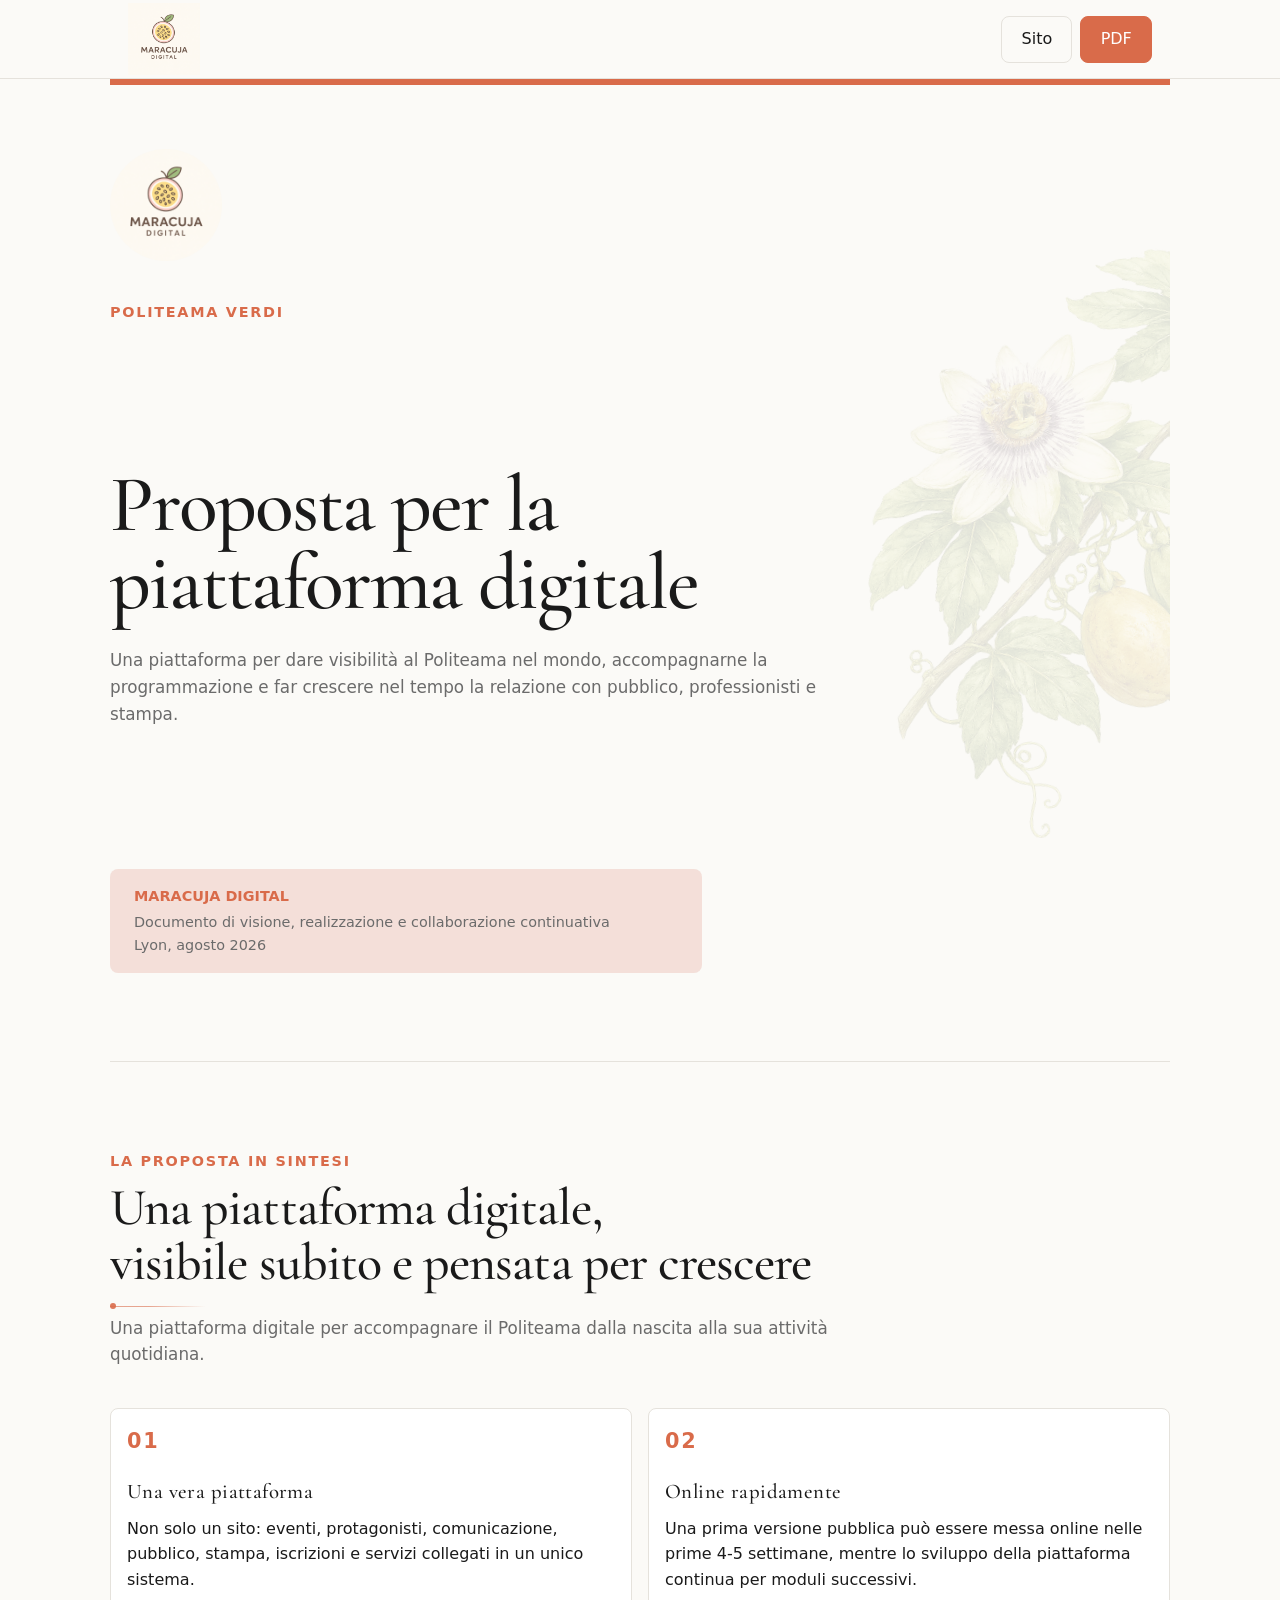
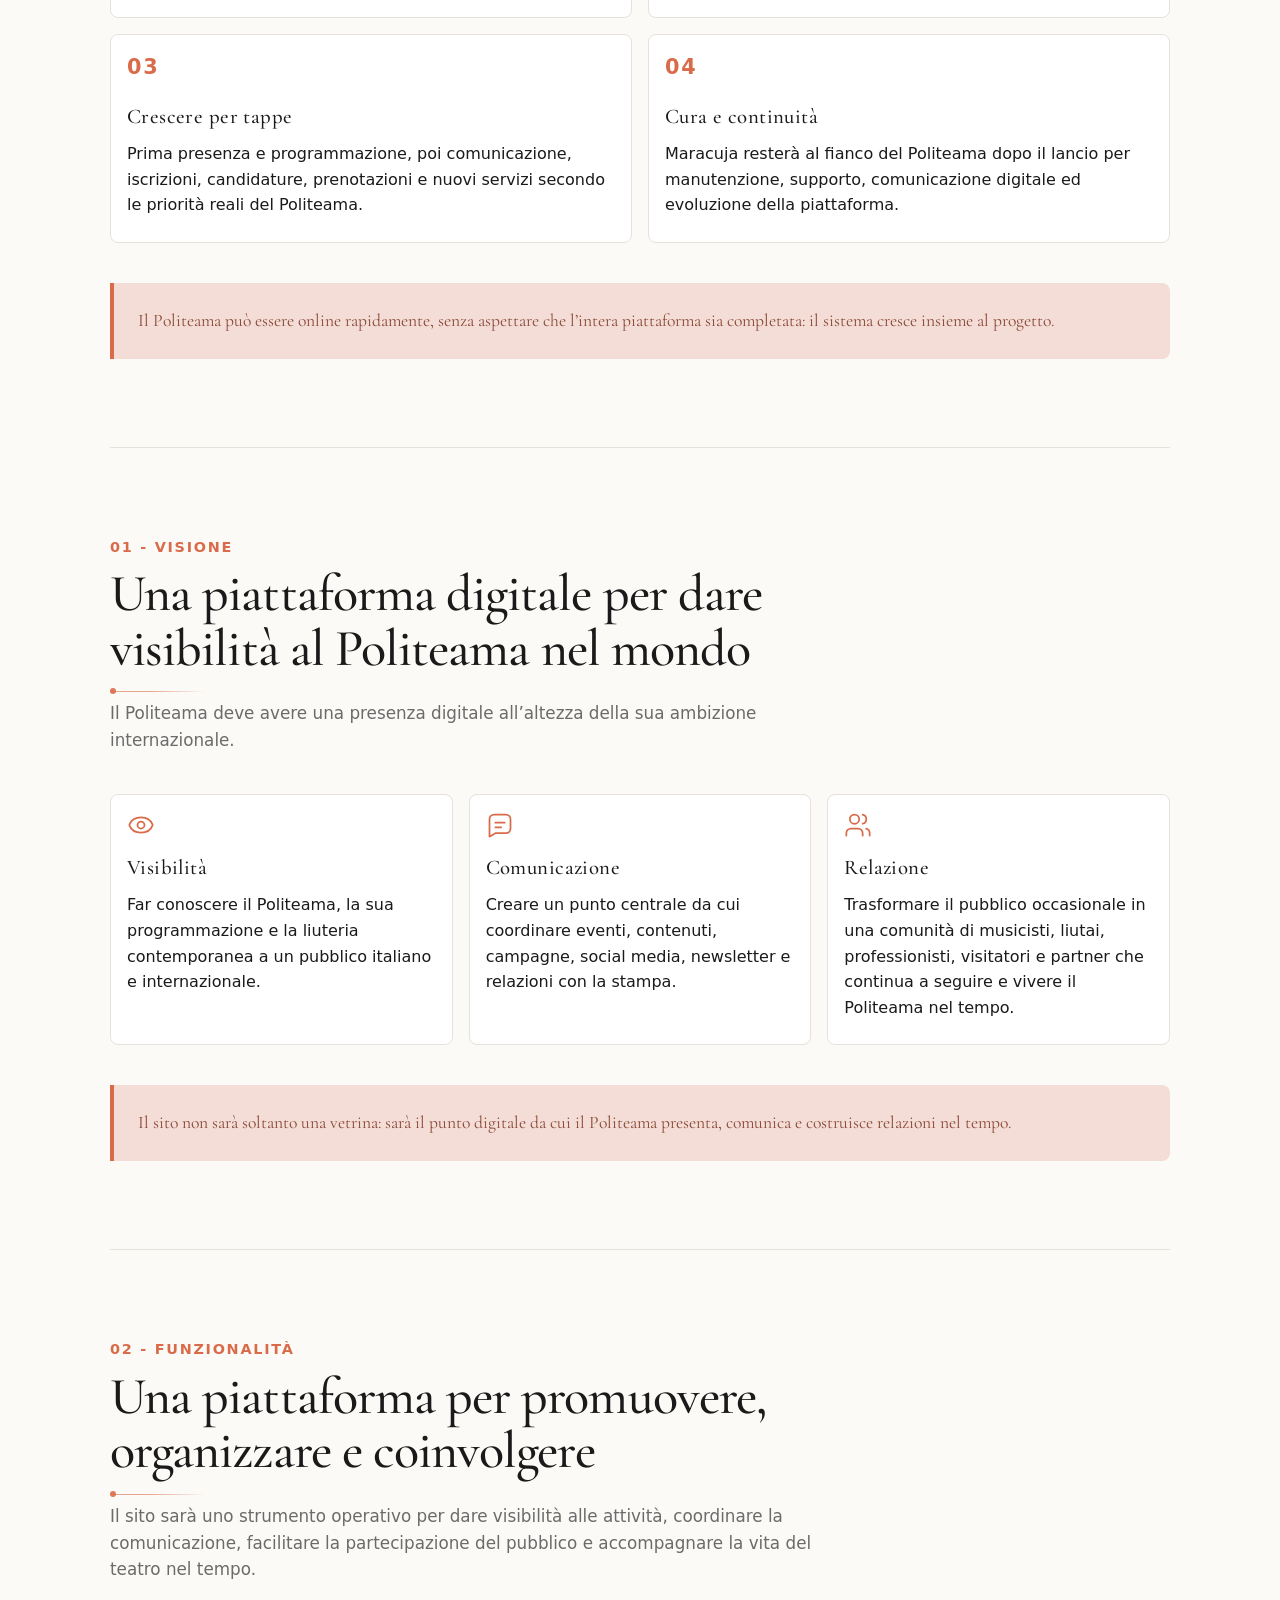
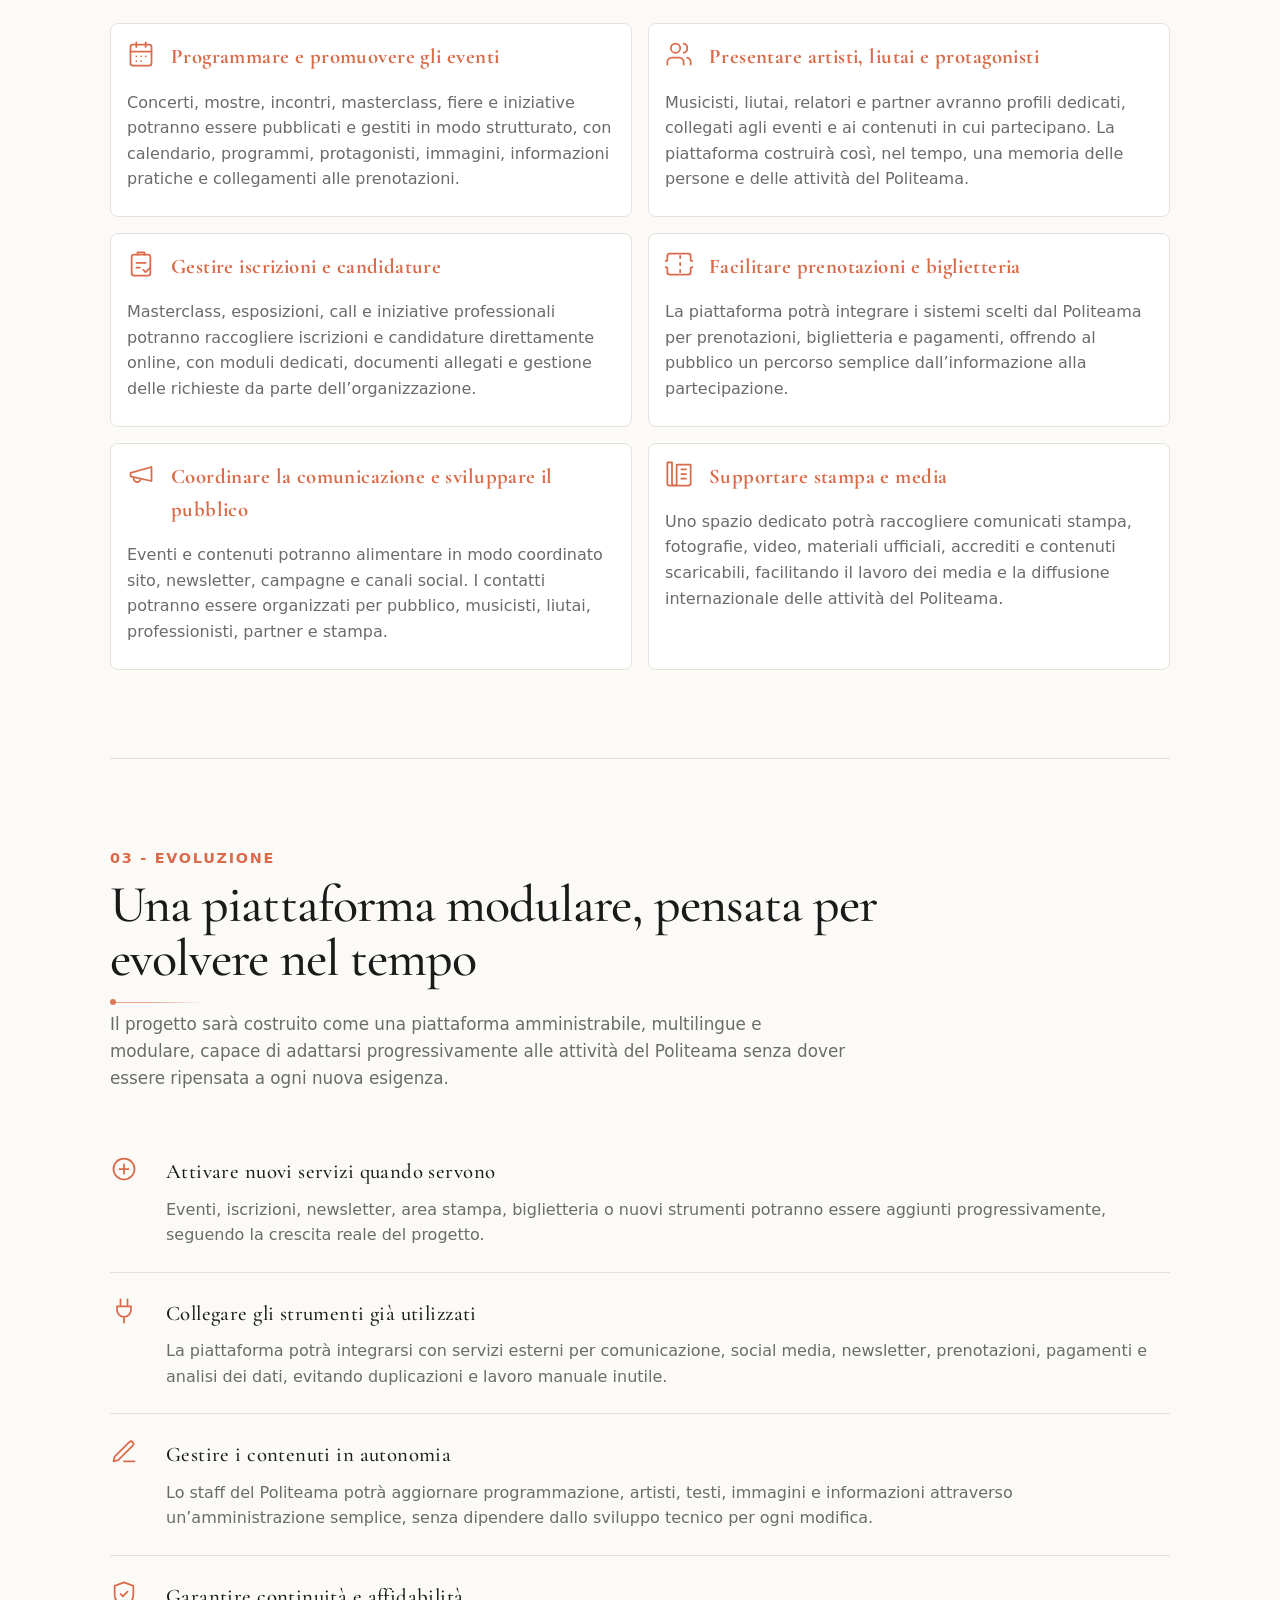
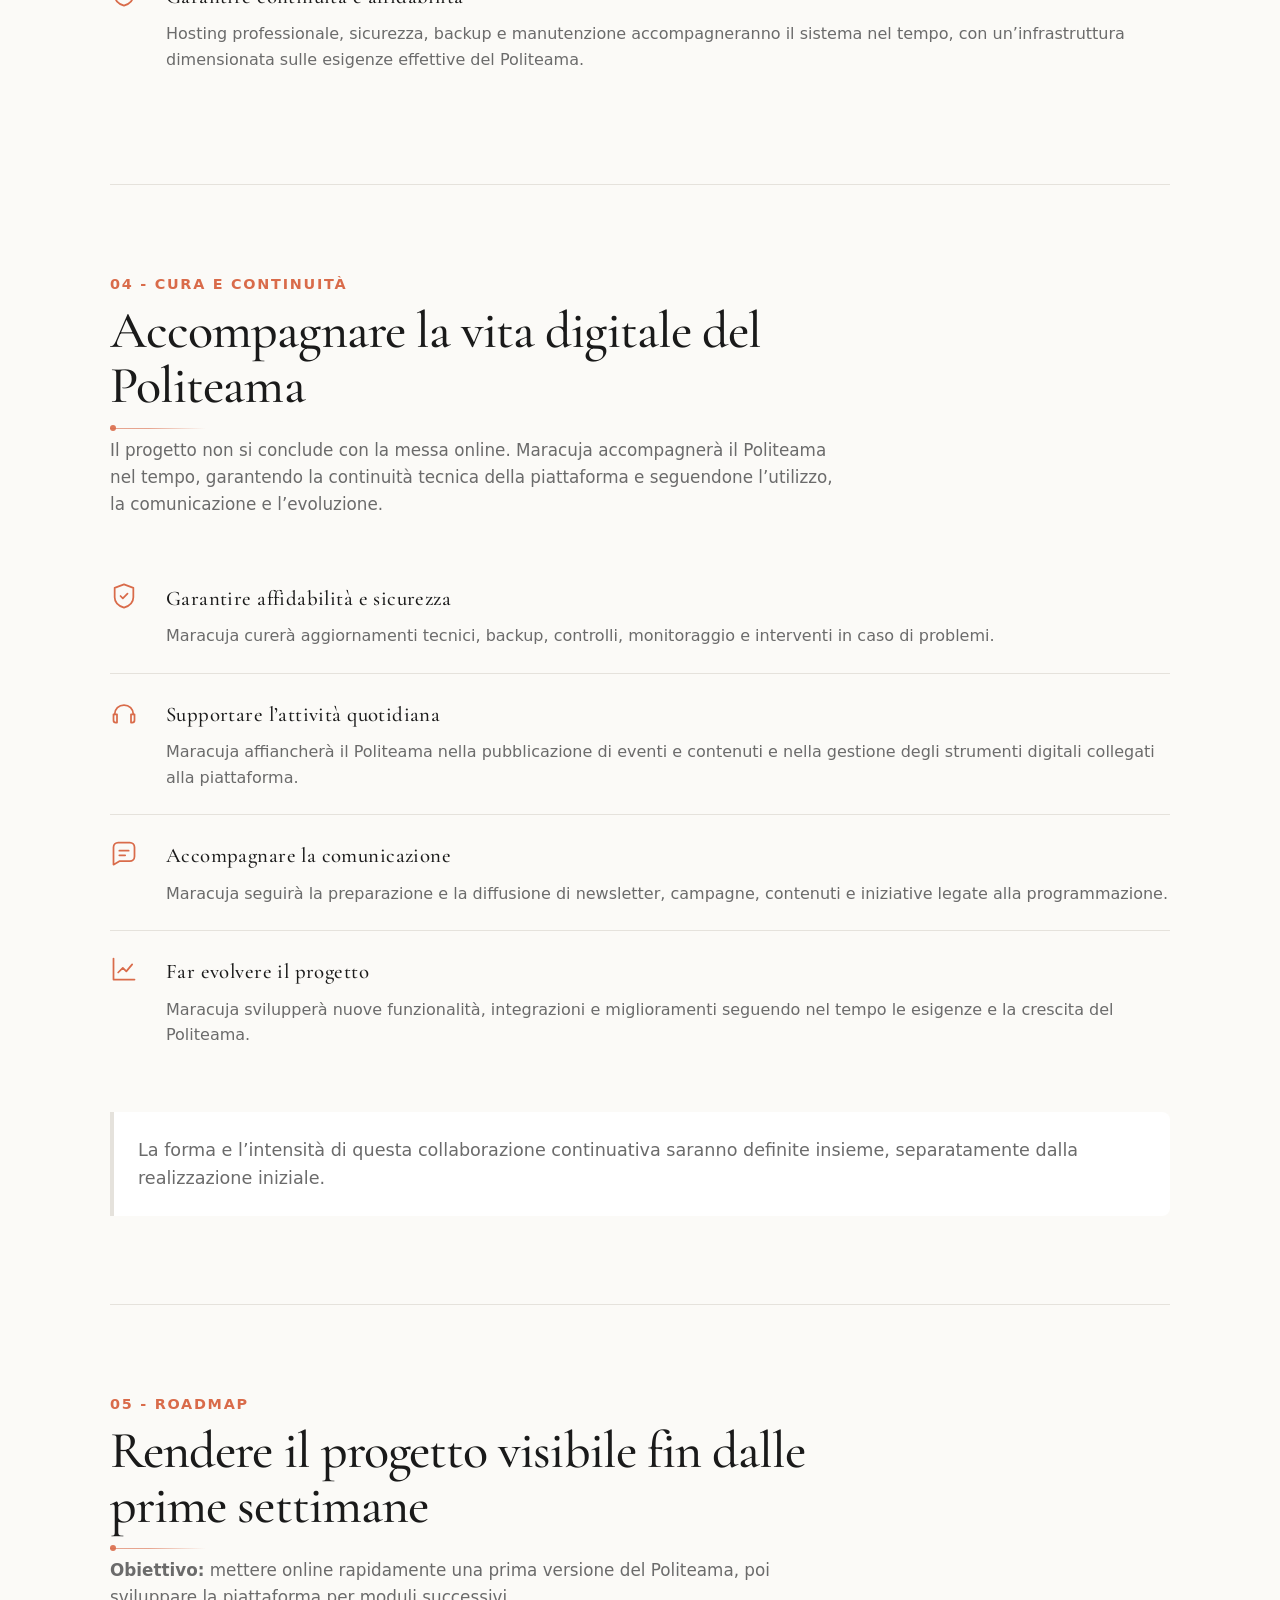
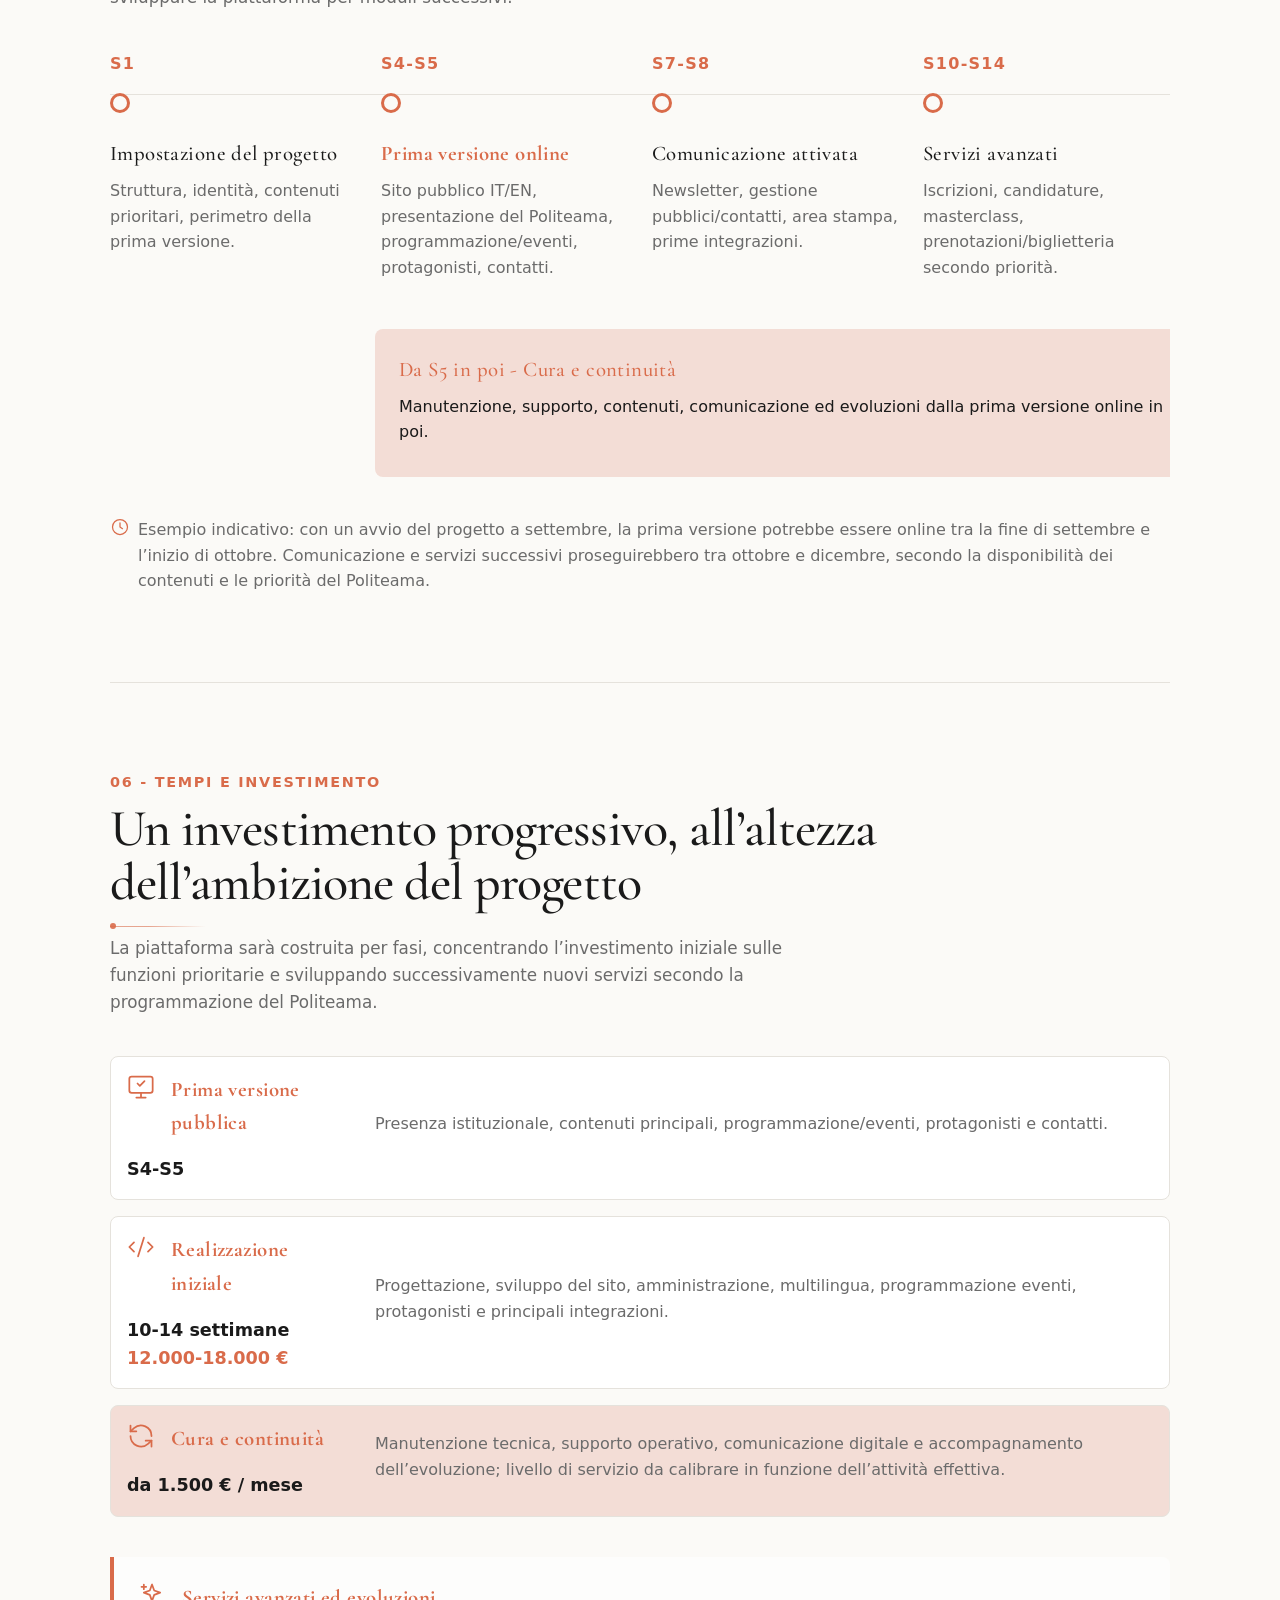
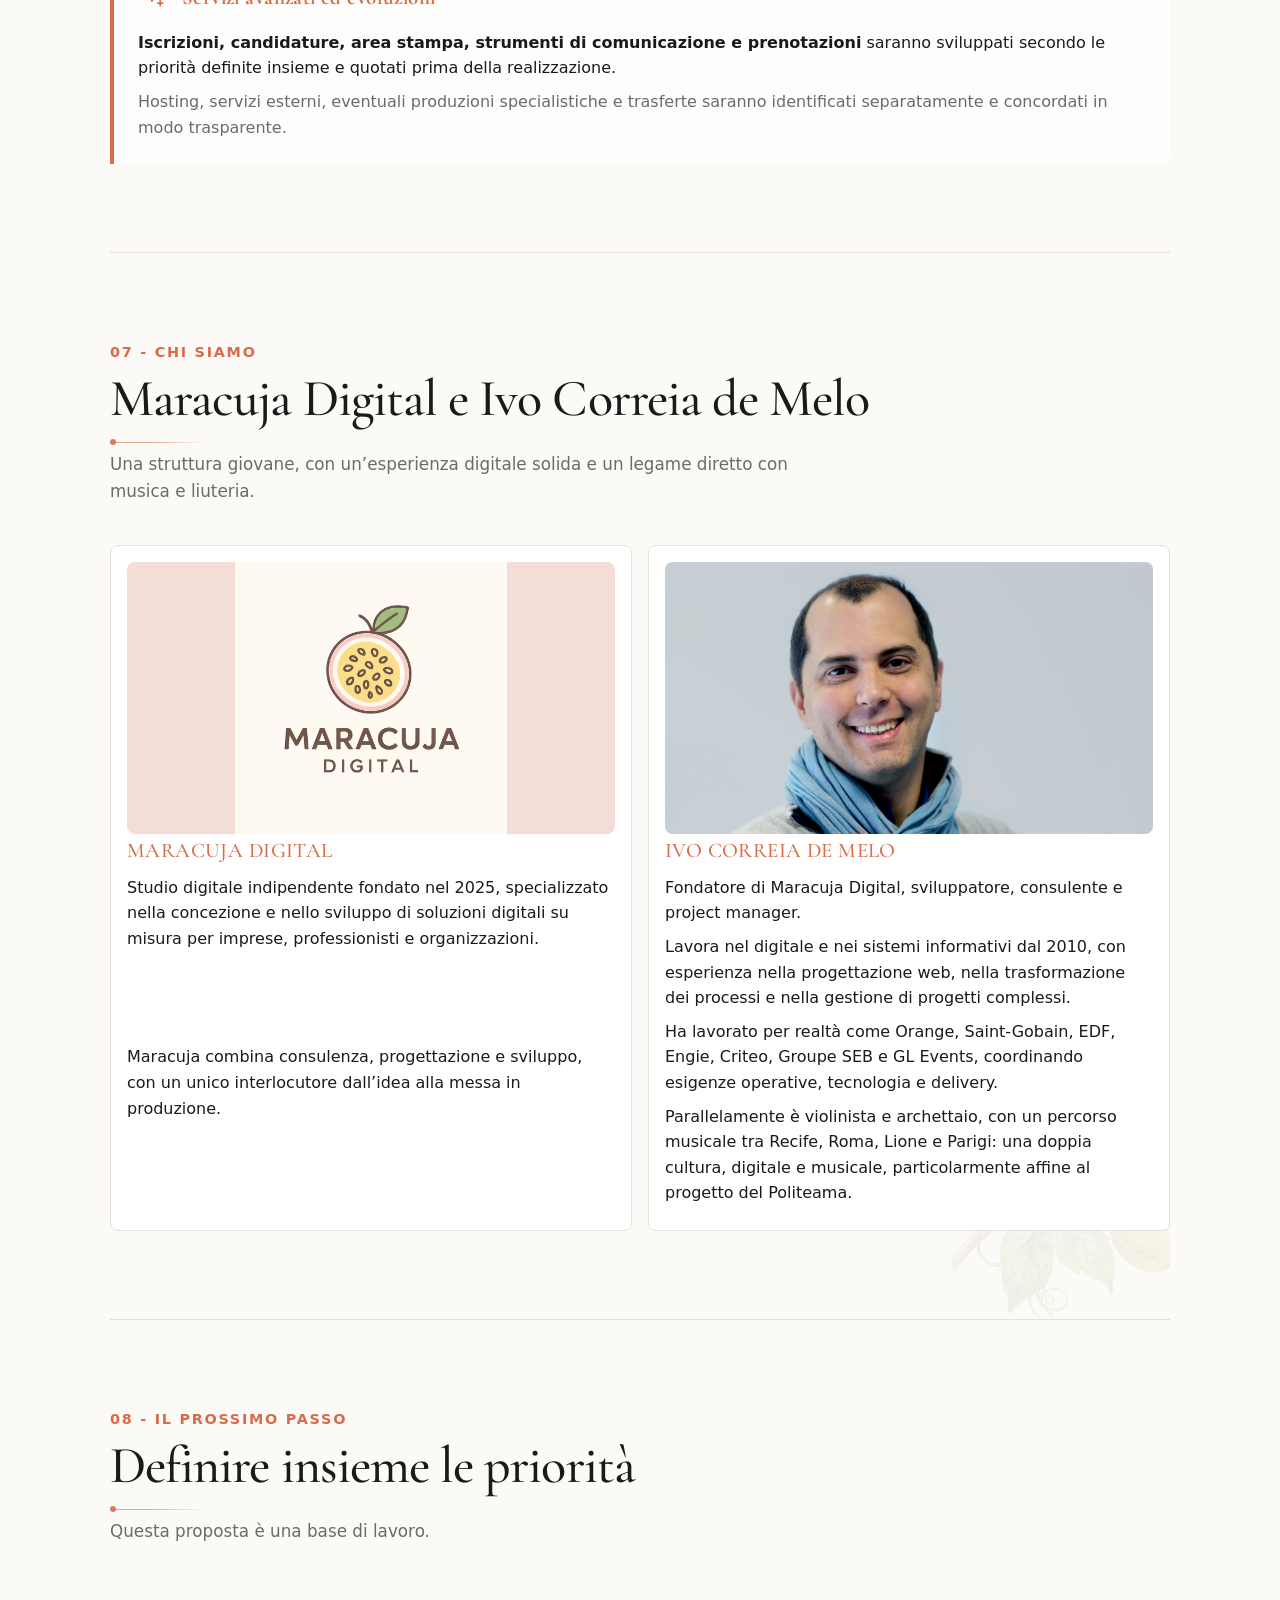
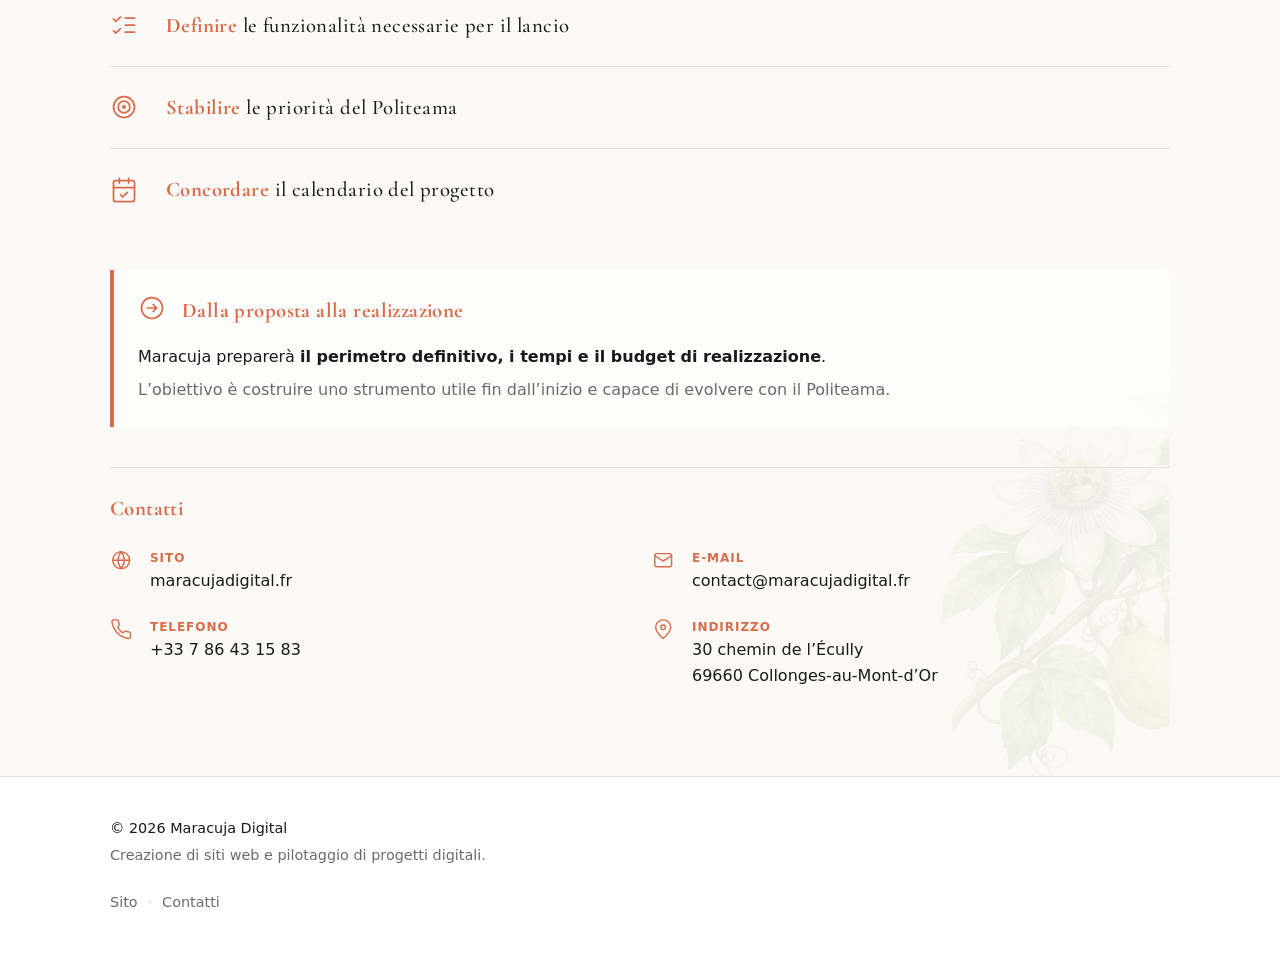
<file: public/proposta-politeama/index.html>
<!doctype html>
<html lang="it">
<head>
  <meta charset="utf-8">
  <meta name="viewport" content="width=device-width, initial-scale=1">
  <title>Proposta Politeama Verdi - Maracuja Digital</title>
  <meta name="description" content="Proposta per la piattaforma digitale del Politeama Verdi.">
  <link rel="icon" href="../assets/images/favicon.ico">
  <link rel="stylesheet" href="../assets/css/fonts.css">
  <link rel="stylesheet" href="../assets/css/base.css">
  <link rel="stylesheet" href="../assets/css/theme.css">
  <link rel="stylesheet" href="document.css" media="screen">
  <link rel="stylesheet" href="document-print.css" media="print">
</head>
<body class="proposal-preview">
  <header class="site-header proposal-site-header">
    <div class="container container--wide header-inner">
      <a href="../" aria-label="Maracuja Digital">
        <img src="../assets/images/logo.png" alt="Maracuja Digital" class="brand-logo">
      </a>
      <nav class="proposal-header-actions" aria-label="Azioni della proposta">
        <a href="../" class="btn btn-ghost">Sito</a>
        <a href="https://maracujadigital.fr/proposta-politeama/Proposta-Politeama-Maracuja-Digital.pdf" class="btn btn-primary">PDF</a>
      </nav>
    </div>
  </header>

  <main class="document container" aria-label="Proposta Politeama Verdi">

    <!-- Pagina 1 - Copertina -->
    <section class="document-page document-page--cover" aria-labelledby="page-1-title">
      <img class="page-flower page-flower--cover" src="../assets/images/passiflora-rameau.png" alt="">

      <header class="cover-header">
        <img class="cover-logo" src="../assets/images/logo.png" alt="Maracuja Digital">
        <p class="eyebrow">Politeama Verdi</p>
      </header>

      <div class="cover-content">
        <h1 id="page-1-title">Proposta per la<br>piattaforma digitale</h1>
        <p class="lead">
          Una piattaforma per dare visibilità al Politeama nel mondo, accompagnarne la
          programmazione e far crescere nel tempo la relazione con pubblico,
          professionisti e stampa.
        </p>
      </div>

      <footer class="cover-footer">
        <p class="brand-name">Maracuja Digital</p>
        <p>Documento di visione, realizzazione e collaborazione continuativa</p>
        <p>Lyon, agosto 2026</p>
      </footer>
    </section>

    <!-- Pagina 2 - Sintesi -->
    <section class="document-page" aria-labelledby="page-2-title">
      <header class="page-header">
        <p class="eyebrow">La proposta in sintesi</p>
        <h2 id="page-2-title" class="page-title h2--moderne">
          Una piattaforma digitale,<br>visibile subito e pensata per crescere
        </h2>
        <p class="page-intro">
          Una piattaforma digitale per accompagnare il Politeama dalla nascita alla sua attività quotidiana.
        </p>
      </header>

      <section class="page-content grid grid--2 proposal-grid" aria-label="I quattro principi della proposta">
        <article class="card numbered-card">
          <p class="card-number">01</p>
          <h3>Una vera piattaforma</h3>
          <p>Non solo un sito: eventi, protagonisti, comunicazione, pubblico, stampa, iscrizioni e servizi collegati in un unico sistema.</p>
        </article>
        <article class="card numbered-card">
          <p class="card-number">02</p>
          <h3>Online rapidamente</h3>
          <p>Una prima versione pubblica può essere messa online nelle prime 4-5 settimane, mentre lo sviluppo della piattaforma continua per moduli successivi.</p>
        </article>
        <article class="card numbered-card">
          <p class="card-number">03</p>
          <h3>Crescere per tappe</h3>
          <p>Prima presenza e programmazione, poi comunicazione, iscrizioni, candidature, prenotazioni e nuovi servizi secondo le priorità reali del Politeama.</p>
        </article>
        <article class="card numbered-card">
          <p class="card-number">04</p>
          <h3>Cura e continuità</h3>
          <p>Maracuja resterà al fianco del Politeama dopo il lancio per manutenzione, supporto, comunicazione digitale ed evoluzione della piattaforma.</p>
        </article>
      </section>

      <aside class="callout">
        <p>Il Politeama può essere online rapidamente, senza aspettare che l’intera piattaforma sia completata: il sistema cresce insieme al progetto.</p>
      </aside>

      <footer class="page-footer"><span>Maracuja Digital</span><span>2</span></footer>
    </section>

    <!-- Pagina 3 - Visione -->
    <section class="document-page" aria-labelledby="page-3-title">
      <header class="page-header">
        <p class="eyebrow">01 - Visione</p>
        <h2 id="page-3-title" class="page-title h2--moderne">Una piattaforma digitale per dare visibilità al Politeama nel mondo</h2>
        <p class="page-intro">Il Politeama deve avere una presenza digitale all’altezza della sua ambizione internazionale.</p>
      </header>

      <section class="page-content grid grid--3 vision-grid" aria-label="Obiettivi della piattaforma">
        <article class="card feature-card">
          <svg class="card-icon" aria-hidden="true" focusable="false" viewBox="0 0 24 24" fill="none" stroke="currentColor" stroke-linecap="round" stroke-linejoin="round">
            <path d="M2.1 12.3a1 1 0 0 1 0-.6C3.5 8 7.1 5.5 12 5.5s8.5 2.5 9.9 6.2a1 1 0 0 1 0 .6C20.5 16 16.9 18.5 12 18.5S3.5 16 2.1 12.3Z"></path>
            <circle cx="12" cy="12" r="3"></circle>
          </svg>
          <h3>Visibilità</h3>
          <p>Far conoscere il Politeama, la sua programmazione e la liuteria contemporanea a un pubblico italiano e internazionale.</p>
        </article>
        <article class="card feature-card">
          <svg class="card-icon" aria-hidden="true" focusable="false" viewBox="0 0 24 24" fill="none" stroke="currentColor" stroke-linecap="round" stroke-linejoin="round">
            <path d="M21 15a4 4 0 0 1-4 4H8l-5 3V7a4 4 0 0 1 4-4h10a4 4 0 0 1 4 4Z"></path>
            <path d="M8 10h8M8 14h5"></path>
          </svg>
          <h3>Comunicazione</h3>
          <p>Creare un punto centrale da cui coordinare eventi, contenuti, campagne, social media, newsletter e relazioni con la stampa.</p>
        </article>
        <article class="card feature-card">
          <svg class="card-icon" aria-hidden="true" focusable="false" viewBox="0 0 24 24" fill="none" stroke="currentColor" stroke-linecap="round" stroke-linejoin="round">
            <path d="M16 21v-2a4 4 0 0 0-4-4H6a4 4 0 0 0-4 4v2"></path>
            <circle cx="9" cy="7" r="4"></circle>
            <path d="M22 21v-2a4 4 0 0 0-3-3.9M16 3.1a4 4 0 0 1 0 7.8"></path>
          </svg>
          <h3>Relazione</h3>
          <p>Trasformare il pubblico occasionale in una comunità di musicisti, liutai, professionisti, visitatori e partner che continua a seguire e vivere il Politeama nel tempo.</p>
        </article>
      </section>

      <aside class="callout">
        <p>Il sito non sarà soltanto una vetrina: sarà il punto digitale da cui il Politeama presenta, comunica e costruisce relazioni nel tempo.</p>
      </aside>

      <footer class="page-footer"><span>Maracuja Digital</span><span>3</span></footer>
    </section>

    <!-- Pagina 4 - Funzionalità -->
    <section class="document-page document-page--dense" aria-labelledby="page-4-title">
      <header class="page-header">
        <p class="eyebrow">02 - Funzionalità</p>
        <h2 id="page-4-title" class="page-title h2--moderne">Una piattaforma per promuovere, organizzare e coinvolgere</h2>
        <p class="page-intro">Il sito sarà uno strumento operativo per dare visibilità alle attività, coordinare la comunicazione, facilitare la partecipazione del pubblico e accompagnare la vita del teatro nel tempo.</p>
      </header>

      <section class="page-content grid grid--2 function-grid" aria-label="Funzionalità previste">
        <article class="card compact-card">
          <header class="card-heading">
            <svg class="card-icon" aria-hidden="true" focusable="false" viewBox="0 0 24 24" fill="none" stroke="currentColor" stroke-linecap="round" stroke-linejoin="round">
              <path d="M8 2v4M16 2v4M3 10h18"></path>
              <rect x="3" y="4" width="18" height="18" rx="2"></rect>
              <path d="M8 14h.01M12 14h.01M16 14h.01M8 18h.01M12 18h.01"></path>
            </svg>
            <h3>Programmare e promuovere gli eventi</h3>
          </header>
          <p>Concerti, mostre, incontri, masterclass, fiere e iniziative potranno essere pubblicati e gestiti in modo strutturato, con calendario, programmi, protagonisti, immagini, informazioni pratiche e collegamenti alle prenotazioni.</p>
        </article>
        <article class="card compact-card">
          <header class="card-heading">
            <svg class="card-icon" aria-hidden="true" focusable="false" viewBox="0 0 24 24" fill="none" stroke="currentColor" stroke-linecap="round" stroke-linejoin="round">
              <path d="M16 21v-2a4 4 0 0 0-4-4H6a4 4 0 0 0-4 4v2"></path>
              <circle cx="9" cy="7" r="4"></circle>
              <path d="M22 21v-2a4 4 0 0 0-3-3.9M16 3.1a4 4 0 0 1 0 7.8"></path>
            </svg>
            <h3>Presentare artisti, liutai e protagonisti</h3>
          </header>
          <p>Musicisti, liutai, relatori e partner avranno profili dedicati, collegati agli eventi e ai contenuti in cui partecipano. La piattaforma costruirà così, nel tempo, una memoria delle persone e delle attività del Politeama.</p>
        </article>
        <article class="card compact-card">
          <header class="card-heading">
            <svg class="card-icon" aria-hidden="true" focusable="false" viewBox="0 0 24 24" fill="none" stroke="currentColor" stroke-linecap="round" stroke-linejoin="round">
              <rect x="4" y="4" width="16" height="18" rx="2"></rect>
              <path d="M9 4V2h6v2M8 11h8M8 15h3M14 17l2 2 4-4"></path>
            </svg>
            <h3>Gestire iscrizioni e candidature</h3>
          </header>
          <p>Masterclass, esposizioni, call e iniziative professionali potranno raccogliere iscrizioni e candidature direttamente online, con moduli dedicati, documenti allegati e gestione delle richieste da parte dell’organizzazione.</p>
        </article>
        <article class="card compact-card">
          <header class="card-heading">
            <svg class="card-icon" aria-hidden="true" focusable="false" viewBox="0 0 24 24" fill="none" stroke="currentColor" stroke-linecap="round" stroke-linejoin="round">
              <path d="M2 9a3 3 0 0 0 0 6v4a2 2 0 0 0 2 2h16a2 2 0 0 0 2-2v-4a3 3 0 0 0 0-6V5a2 2 0 0 0-2-2H4a2 2 0 0 0-2 2Z"></path>
              <path d="M13 5v2M13 17v2M13 11v2"></path>
            </svg>
            <h3>Facilitare prenotazioni e biglietteria</h3>
          </header>
          <p>La piattaforma potrà integrare i sistemi scelti dal Politeama per prenotazioni, biglietteria e pagamenti, offrendo al pubblico un percorso semplice dall’informazione alla partecipazione.</p>
        </article>
        <article class="card compact-card">
          <header class="card-heading">
            <svg class="card-icon" aria-hidden="true" focusable="false" viewBox="0 0 24 24" fill="none" stroke="currentColor" stroke-linecap="round" stroke-linejoin="round">
              <path d="m3 11 18-5v12L3 14v-3Z"></path>
              <path d="M11.6 16.8A3 3 0 1 1 5.8 15"></path>
            </svg>
            <h3>Coordinare la comunicazione e sviluppare il pubblico</h3>
          </header>
          <p>Eventi e contenuti potranno alimentare in modo coordinato sito, newsletter, campagne e canali social. I contatti potranno essere organizzati per pubblico, musicisti, liutai, professionisti, partner e stampa.</p>
        </article>
        <article class="card compact-card">
          <header class="card-heading">
            <svg class="card-icon" aria-hidden="true" focusable="false" viewBox="0 0 24 24" fill="none" stroke="currentColor" stroke-linecap="round" stroke-linejoin="round">
              <path d="M4 22h16a2 2 0 0 0 2-2V4H10v16a2 2 0 0 1-4 0V2H2v18a2 2 0 0 0 2 2Z"></path>
              <path d="M14 8h4M14 12h4M14 16h4"></path>
            </svg>
            <h3>Supportare stampa e media</h3>
          </header>
          <p>Uno spazio dedicato potrà raccogliere comunicati stampa, fotografie, video, materiali ufficiali, accrediti e contenuti scaricabili, facilitando il lavoro dei media e la diffusione internazionale delle attività del Politeama.</p>
        </article>
      </section>

      <footer class="page-footer"><span>Maracuja Digital</span><span>4</span></footer>
    </section>

    <!-- Pagina 5 - Evoluzione -->
    <section class="document-page" aria-labelledby="page-5-title">
      <header class="page-header">
        <p class="eyebrow">03 - Evoluzione</p>
        <h2 id="page-5-title" class="page-title h2--moderne">Una piattaforma modulare, pensata per evolvere nel tempo</h2>
        <p class="page-intro">Il progetto sarà costruito come una piattaforma amministrabile, multilingue e modulare, capace di adattarsi progressivamente alle attività del Politeama senza dover essere ripensata a ogni nuova esigenza.</p>
      </header>

      <section class="page-content numbered-list" aria-label="Principi di evoluzione">
        <article class="content-row">
          <svg class="row-icon card-icon" aria-hidden="true" focusable="false" viewBox="0 0 24 24" fill="none" stroke="currentColor" stroke-linecap="round" stroke-linejoin="round">
            <circle cx="12" cy="12" r="9"></circle>
            <path d="M12 8v8M8 12h8"></path>
          </svg>
          <div>
            <h3>Attivare nuovi servizi quando servono</h3>
            <p>Eventi, iscrizioni, newsletter, area stampa, biglietteria o nuovi strumenti potranno essere aggiunti progressivamente, seguendo la crescita reale del progetto.</p>
          </div>
        </article>
        <article class="content-row">
          <svg class="row-icon card-icon" aria-hidden="true" focusable="false" viewBox="0 0 24 24" fill="none" stroke="currentColor" stroke-linecap="round" stroke-linejoin="round">
            <path d="M12 22v-5M9 8V2M15 8V2M18 8v3a6 6 0 0 1-12 0V8Z"></path>
          </svg>
          <div>
            <h3>Collegare gli strumenti già utilizzati</h3>
            <p>La piattaforma potrà integrarsi con servizi esterni per comunicazione, social media, newsletter, prenotazioni, pagamenti e analisi dei dati, evitando duplicazioni e lavoro manuale inutile.</p>
          </div>
        </article>
        <article class="content-row">
          <svg class="row-icon card-icon" aria-hidden="true" focusable="false" viewBox="0 0 24 24" fill="none" stroke="currentColor" stroke-linecap="round" stroke-linejoin="round">
            <path d="M12 20h9"></path>
            <path d="M16.5 3.5a2.1 2.1 0 0 1 3 3L7 19l-4 1 1-4Z"></path>
          </svg>
          <div>
            <h3>Gestire i contenuti in autonomia</h3>
            <p>Lo staff del Politeama potrà aggiornare programmazione, artisti, testi, immagini e informazioni attraverso un’amministrazione semplice, senza dipendere dallo sviluppo tecnico per ogni modifica.</p>
          </div>
        </article>
        <article class="content-row">
          <svg class="row-icon card-icon" aria-hidden="true" focusable="false" viewBox="0 0 24 24" fill="none" stroke="currentColor" stroke-linecap="round" stroke-linejoin="round">
            <path d="M20 13c0 5-3.5 7.5-8 9-4.5-1.5-8-4-8-9V5l8-3 8 3Z"></path>
            <path d="m9 12 2 2 4-4"></path>
          </svg>
          <div>
            <h3>Garantire continuità e affidabilità</h3>
            <p>Hosting professionale, sicurezza, backup e manutenzione accompagneranno il sistema nel tempo, con un’infrastruttura dimensionata sulle esigenze effettive del Politeama.</p>
          </div>
        </article>
      </section>

      <footer class="page-footer"><span>Maracuja Digital</span><span>5</span></footer>
    </section>

    <!-- Pagina 6 - Cura e continuità -->
    <section class="document-page" aria-labelledby="page-6-title">
      <header class="page-header">
        <p class="eyebrow">04 - Cura e continuità</p>
        <h2 id="page-6-title" class="page-title h2--moderne">Accompagnare la vita digitale del Politeama</h2>
        <p class="page-intro">Il progetto non si conclude con la messa online. Maracuja accompagnerà il Politeama nel tempo, garantendo la continuità tecnica della piattaforma e seguendone l’utilizzo, la comunicazione e l’evoluzione.</p>
      </header>

      <section class="page-content service-list" aria-label="Accompagnamento continuativo">
        <article class="content-row">
          <svg class="row-icon card-icon" aria-hidden="true" focusable="false" viewBox="0 0 24 24" fill="none" stroke="currentColor" stroke-linecap="round" stroke-linejoin="round">
            <path d="M20 13c0 5-3.5 7.5-8 9-4.5-1.5-8-4-8-9V5l8-3 8 3Z"></path>
            <path d="m9 12 2 2 4-4"></path>
          </svg>
          <div>
            <h3>Garantire affidabilità e sicurezza</h3>
            <p>Maracuja curerà aggiornamenti tecnici, backup, controlli, monitoraggio e interventi in caso di problemi.</p>
          </div>
        </article>
        <article class="content-row">
          <svg class="row-icon card-icon" aria-hidden="true" focusable="false" viewBox="0 0 24 24" fill="none" stroke="currentColor" stroke-linecap="round" stroke-linejoin="round">
            <path d="M4 14a8 8 0 0 1 16 0"></path>
            <path d="M18 19v-5h3v5a2 2 0 0 1-2 2h-1ZM6 19v-5H3v5a2 2 0 0 0 2 2h1Z"></path>
          </svg>
          <div>
            <h3>Supportare l’attività quotidiana</h3>
            <p>Maracuja affiancherà il Politeama nella pubblicazione di eventi e contenuti e nella gestione degli strumenti digitali collegati alla piattaforma.</p>
          </div>
        </article>
        <article class="content-row">
          <svg class="row-icon card-icon" aria-hidden="true" focusable="false" viewBox="0 0 24 24" fill="none" stroke="currentColor" stroke-linecap="round" stroke-linejoin="round">
            <path d="M21 15a4 4 0 0 1-4 4H8l-5 3V7a4 4 0 0 1 4-4h10a4 4 0 0 1 4 4Z"></path>
            <path d="M8 10h8M8 14h5"></path>
          </svg>
          <div>
            <h3>Accompagnare la comunicazione</h3>
            <p>Maracuja seguirà la preparazione e la diffusione di newsletter, campagne, contenuti e iniziative legate alla programmazione.</p>
          </div>
        </article>
        <article class="content-row">
          <svg class="row-icon card-icon" aria-hidden="true" focusable="false" viewBox="0 0 24 24" fill="none" stroke="currentColor" stroke-linecap="round" stroke-linejoin="round">
            <path d="M3 3v18h18"></path>
            <path d="m7 15 4-4 3 3 5-6"></path>
          </svg>
          <div>
            <h3>Far evolvere il progetto</h3>
            <p>Maracuja svilupperà nuove funzionalità, integrazioni e miglioramenti seguendo nel tempo le esigenze e la crescita del Politeama.</p>
          </div>
        </article>
      </section>

      <aside class="callout callout--muted">
        <p>La forma e l’intensità di questa collaborazione continuativa saranno definite insieme, separatamente dalla realizzazione iniziale.</p>
      </aside>

      <footer class="page-footer"><span>Maracuja Digital</span><span>6</span></footer>
    </section>

    <!-- Pagina 7 - Roadmap -->
    <section class="document-page" aria-labelledby="page-7-title">
      <header class="page-header">
        <p class="eyebrow">05 - Roadmap</p>
        <h2 id="page-7-title" class="page-title h2--moderne">Rendere il progetto visibile fin dalle prime settimane</h2>
        <p class="page-intro"><strong>Obiettivo:</strong> mettere online rapidamente una prima versione del Politeama, poi sviluppare la piattaforma per moduli successivi.</p>
      </header>

      <div class="page-content roadmap-body">
        <section class="timeline" aria-label="Calendario indicativo">
          <article class="timeline-step">
            <p class="timeline-date">S1</p>
            <span class="timeline-marker" aria-hidden="true"></span>
            <h3>Impostazione del progetto</h3>
            <p>Struttura, identità, contenuti prioritari, perimetro della prima versione.</p>
          </article>
          <article class="timeline-step timeline-step--milestone">
            <p class="timeline-date">S4-S5</p>
            <span class="timeline-marker" aria-hidden="true"></span>
            <h3>Prima versione online</h3>
            <p>Sito pubblico IT/EN, presentazione del Politeama, programmazione/eventi, protagonisti, contatti.</p>
          </article>
          <article class="timeline-step">
            <p class="timeline-date">S7-S8</p>
            <span class="timeline-marker" aria-hidden="true"></span>
            <h3>Comunicazione attivata</h3>
            <p>Newsletter, gestione pubblici/contatti, area stampa, prime integrazioni.</p>
          </article>
          <article class="timeline-step">
            <p class="timeline-date">S10-S14</p>
            <span class="timeline-marker" aria-hidden="true"></span>
            <h3>Servizi avanzati</h3>
            <p>Iscrizioni, candidature, masterclass, prenotazioni/biglietteria secondo priorità.</p>
          </article>
        </section>

        <aside class="roadmap-continuity">
          <h3>Da S5 in poi - Cura e continuità</h3>
          <p>Manutenzione, supporto, contenuti, comunicazione ed evoluzioni dalla prima versione online in poi.</p>
        </aside>
        <aside class="page-note">
          <svg class="card-icon" aria-hidden="true" focusable="false" viewBox="0 0 24 24" fill="none" stroke="currentColor" stroke-linecap="round" stroke-linejoin="round">
            <circle cx="12" cy="12" r="9"></circle>
            <path d="M12 7v5l3 2"></path>
          </svg>
          <p>Esempio indicativo: con un avvio del progetto a settembre, la prima versione potrebbe essere online tra la fine di settembre e l’inizio di ottobre. Comunicazione e servizi successivi proseguirebbero tra ottobre e dicembre, secondo la disponibilità dei contenuti e le priorità del Politeama.</p>
        </aside>
      </div>

      <footer class="page-footer"><span>Maracuja Digital</span><span>7</span></footer>
    </section>

    <!-- Pagina 8 - Tempi e investimento -->
    <section class="document-page document-page--dense" aria-labelledby="page-8-title">
      <header class="page-header">
        <p class="eyebrow">06 - Tempi e investimento</p>
        <h2 id="page-8-title" class="page-title h2--moderne">Un investimento progressivo, all’altezza dell’ambizione del progetto</h2>
        <p class="page-intro">La piattaforma sarà costruita per fasi, concentrando l’investimento iniziale sulle funzioni prioritarie e sviluppando successivamente nuovi servizi secondo la programmazione del Politeama.</p>
      </header>

      <section class="page-content investment-list" aria-label="Tempi e investimento">
        <article class="card investment-card">
          <div>
            <header class="investment-heading">
              <svg class="card-icon" aria-hidden="true" focusable="false" viewBox="0 0 24 24" fill="none" stroke="currentColor" stroke-linecap="round" stroke-linejoin="round">
                <rect x="2" y="3" width="20" height="14" rx="2"></rect>
                <path d="M8 21h8M12 17v4M9 9l2 2 4-4"></path>
              </svg>
              <h3>Prima versione pubblica</h3>
            </header>
            <p class="investment-value">S4-S5</p>
          </div>
          <p>Presenza istituzionale, contenuti principali, programmazione/eventi, protagonisti e contatti.</p>
        </article>
        <article class="card investment-card">
          <div>
            <header class="investment-heading">
              <svg class="card-icon" aria-hidden="true" focusable="false" viewBox="0 0 24 24" fill="none" stroke="currentColor" stroke-linecap="round" stroke-linejoin="round">
                <path d="m18 16 4-4-4-4M6 8l-4 4 4 4M14.5 4l-5 16"></path>
              </svg>
              <h3>Realizzazione iniziale</h3>
            </header>
            <p class="investment-value">10-14 settimane<br><strong>12.000-18.000 €</strong></p>
          </div>
          <p>Progettazione, sviluppo del sito, amministrazione, multilingua, programmazione eventi, protagonisti e principali integrazioni.</p>
        </article>
        <article class="card investment-card investment-card--accent">
          <div>
            <header class="investment-heading">
              <svg class="card-icon" aria-hidden="true" focusable="false" viewBox="0 0 24 24" fill="none" stroke="currentColor" stroke-linecap="round" stroke-linejoin="round">
                <path d="M21 12a9 9 0 0 0-15-6.7L3 8"></path>
                <path d="M3 3v5h5M3 12a9 9 0 0 0 15 6.7L21 16"></path>
                <path d="M21 21v-5h-5"></path>
              </svg>
              <h3>Cura e continuità</h3>
            </header>
            <p class="investment-value">da 1.500 € / mese</p>
          </div>
          <p>Manutenzione tecnica, supporto operativo, comunicazione digitale e accompagnamento dell’evoluzione; livello di servizio da calibrare in funzione dell’attività effettiva.</p>
        </article>
      </section>

      <section class="additional-services" aria-labelledby="additional-services-title">
        <header class="additional-services__heading">
          <svg class="card-icon" aria-hidden="true" viewBox="0 0 24 24" fill="none" stroke="currentColor" stroke-width="1.8" stroke-linecap="round" stroke-linejoin="round">
            <path d="m12 3-1.9 5.1L5 10l5.1 1.9L12 17l1.9-5.1L19 10l-5.1-1.9Z"></path>
            <path d="M5 3v4M3 5h4M19 17v4M17 19h4"></path>
          </svg>
          <h3 id="additional-services-title">Servizi avanzati ed evoluzioni</h3>
        </header>
        <p><strong>Iscrizioni, candidature, area stampa, strumenti di comunicazione e prenotazioni</strong> saranno sviluppati secondo le priorità definite insieme e quotati prima della realizzazione.</p>
        <p class="additional-services__note">Hosting, servizi esterni, eventuali produzioni specialistiche e trasferte saranno identificati separatamente e concordati in modo trasparente.</p>
      </section>

      <footer class="page-footer"><span>Maracuja Digital</span><span>8</span></footer>
    </section>

    <!-- Pagina 9 - Chi siamo -->
    <section class="document-page document-page--about" aria-labelledby="page-9-title">
      <img class="page-flower page-flower--about" src="../assets/images/passiflora-rameau.png" alt="">

      <header class="page-header">
        <p class="eyebrow">07 - Chi siamo</p>
        <h2 id="page-9-title" class="page-title h2--moderne">Maracuja Digital e Ivo Correia de Melo</h2>
        <p class="page-intro">Una struttura giovane, con un’esperienza digitale solida e un legame diretto con musica e liuteria.</p>
      </header>

      <section class="page-content grid grid--2 about-grid" aria-label="Presentazione">
        <article class="card profile-card">
          <figure class="profile-visual profile-visual--logo">
            <img src="../assets/images/logo.png" alt="Logo Maracuja Digital">
          </figure>
          <h3>Maracuja Digital</h3>
          <p>Studio digitale indipendente fondato nel 2025, specializzato nella concezione e nello sviluppo di soluzioni digitali su misura per imprese, professionisti e organizzazioni.</p>
          <p>Maracuja combina consulenza, progettazione e sviluppo, con un unico interlocutore dall’idea alla messa in produzione.</p>
        </article>
        <article class="card profile-card">
          <figure class="profile-visual profile-visual--portrait">
            <img src="../assets/images/ivo.png" alt="Ritratto di Ivo Correia de Melo">
          </figure>
          <h3>Ivo Correia de Melo</h3>
          <p>Fondatore di Maracuja Digital, sviluppatore, consulente e project manager.</p>
          <p>Lavora nel digitale e nei sistemi informativi dal 2010, con esperienza nella progettazione web, nella trasformazione dei processi e nella gestione di progetti complessi.</p>
          <p>Ha lavorato per realtà come Orange, Saint-Gobain, EDF, Engie, Criteo, Groupe SEB e GL Events, coordinando esigenze operative, tecnologia e delivery.</p>
          <p>Parallelamente è violinista e archettaio, con un percorso musicale tra Recife, Roma, Lione e Parigi: una doppia cultura, digitale e musicale, particolarmente affine al progetto del Politeama.</p>
        </article>
      </section>

      <footer class="page-footer"><span>Maracuja Digital</span><span>9</span></footer>
    </section>

    <!-- Pagina 10 - Prossimo passo -->
    <section class="document-page document-page--closing" aria-labelledby="page-10-title">
      <img class="page-flower page-flower--closing" src="../assets/images/passiflora-rameau.png" alt="">

      <header class="page-header">
        <p class="eyebrow">08 - Il prossimo passo</p>
        <h2 id="page-10-title" class="page-title h2--moderne">Definire insieme le priorità</h2>
        <p class="page-intro">Questa proposta è una base di lavoro.</p>
      </header>

      <div class="page-content closing-body">
        <section class="decision-list" aria-label="Decisioni da prendere insieme">
          <article class="decision-item">
            <svg class="card-icon" aria-hidden="true" viewBox="0 0 24 24" fill="none" stroke="currentColor" stroke-width="1.8" stroke-linecap="round" stroke-linejoin="round">
              <path d="m3 7 2 2 4-4"></path>
              <path d="m3 17 2 2 4-4"></path>
              <path d="M13 6h8M13 12h8M13 18h8"></path>
            </svg>
            <h3><strong>Definire</strong> le funzionalità necessarie per il lancio</h3>
          </article>
          <article class="decision-item">
            <svg class="card-icon" aria-hidden="true" viewBox="0 0 24 24" fill="none" stroke="currentColor" stroke-width="1.8" stroke-linecap="round" stroke-linejoin="round">
              <circle cx="12" cy="12" r="9"></circle>
              <circle cx="12" cy="12" r="5"></circle>
              <circle cx="12" cy="12" r="1"></circle>
            </svg>
            <h3><strong>Stabilire</strong> le priorità del Politeama</h3>
          </article>
          <article class="decision-item">
            <svg class="card-icon" aria-hidden="true" viewBox="0 0 24 24" fill="none" stroke="currentColor" stroke-width="1.8" stroke-linecap="round" stroke-linejoin="round">
              <path d="M8 2v4M16 2v4"></path>
              <rect width="18" height="18" x="3" y="4" rx="2"></rect>
              <path d="M3 10h18M9 16l2 2 4-4"></path>
            </svg>
            <h3><strong>Concordare</strong> il calendario del progetto</h3>
          </article>
        </section>

        <aside class="closing-callout">
          <header class="closing-callout__heading">
            <svg class="card-icon" aria-hidden="true" viewBox="0 0 24 24" fill="none" stroke="currentColor" stroke-width="1.8" stroke-linecap="round" stroke-linejoin="round">
              <circle cx="12" cy="12" r="9"></circle>
              <path d="M8 12h8M13 9l3 3-3 3"></path>
            </svg>
            <h3>Dalla proposta alla realizzazione</h3>
          </header>
          <p>Maracuja preparerà <strong>il perimetro definitivo, i tempi e il budget di realizzazione</strong>.</p>
          <p class="closing-callout__note">L’obiettivo è costruire uno strumento utile fin dall’inizio e capace di evolvere con il Politeama.</p>
        </aside>

        <section class="contact-panel" aria-labelledby="contact-title">
          <h3 id="contact-title">Contatti</h3>
          <address class="contact-grid">
            <a class="contact-item" href="https://maracujadigital.fr">
              <svg class="card-icon" aria-hidden="true" viewBox="0 0 24 24" fill="none" stroke="currentColor" stroke-width="1.8" stroke-linecap="round" stroke-linejoin="round">
                <circle cx="12" cy="12" r="9"></circle>
                <path d="M3 12h18M12 3a14 14 0 0 1 0 18M12 3a14 14 0 0 0 0 18"></path>
              </svg>
              <span><strong>Sito</strong>maracujadigital.fr</span>
            </a>
            <a class="contact-item" href="mailto:contact@maracujadigital.fr">
              <svg class="card-icon" aria-hidden="true" viewBox="0 0 24 24" fill="none" stroke="currentColor" stroke-width="1.8" stroke-linecap="round" stroke-linejoin="round">
                <rect width="18" height="14" x="3" y="5" rx="2"></rect>
                <path d="m3 7 9 6 9-6"></path>
              </svg>
              <span><strong>E-mail</strong>contact@maracujadigital.fr</span>
            </a>
            <a class="contact-item" href="tel:+33786431583">
              <svg class="card-icon" aria-hidden="true" viewBox="0 0 24 24" fill="none" stroke="currentColor" stroke-width="1.8" stroke-linecap="round" stroke-linejoin="round">
                <path d="M22 16.9v3a2 2 0 0 1-2.2 2 19.8 19.8 0 0 1-8.6-3.1 19.5 19.5 0 0 1-6-6A19.8 19.8 0 0 1 2.1 4.2 2 2 0 0 1 4.1 2h3a2 2 0 0 1 2 1.7c.1 1 .4 2 .7 2.9a2 2 0 0 1-.5 2.1L8.1 9.9a16 16 0 0 0 6 6l1.2-1.2a2 2 0 0 1 2.1-.5c.9.3 1.9.6 2.9.7a2 2 0 0 1 1.7 2Z"></path>
              </svg>
              <span><strong>Telefono</strong>+33 7 86 43 15 83</span>
            </a>
            <p class="contact-item">
              <svg class="card-icon" aria-hidden="true" viewBox="0 0 24 24" fill="none" stroke="currentColor" stroke-width="1.8" stroke-linecap="round" stroke-linejoin="round">
                <path d="M20 10c0 5-8 12-8 12S4 15 4 10a8 8 0 1 1 16 0Z"></path>
                <circle cx="12" cy="10" r="2.5"></circle>
              </svg>
              <span><strong>Indirizzo</strong>30 chemin de l’Écully<br>69660 Collonges-au-Mont-d’Or</span>
            </p>
          </address>
        </section>
      </div>

      <footer class="page-footer"><span>Maracuja Digital</span><span>10</span></footer>
    </section>
  </main>

  <footer class="site-footer proposal-site-footer">
    <div class="container footer-inner">
      <div class="footer-brand">
        <p class="footer-name">&copy; 2026 Maracuja Digital</p>
        <p class="footer-baseline">Creazione di siti web e pilotaggio di progetti digitali.</p>
      </div>
      <nav class="footer-nav small" aria-label="Navigazione del piè di pagina">
        <a href="../">Sito</a><span>•</span><a href="../contact">Contatti</a>
      </nav>
    </div>
  </footer>
</body>
</html>
</file>
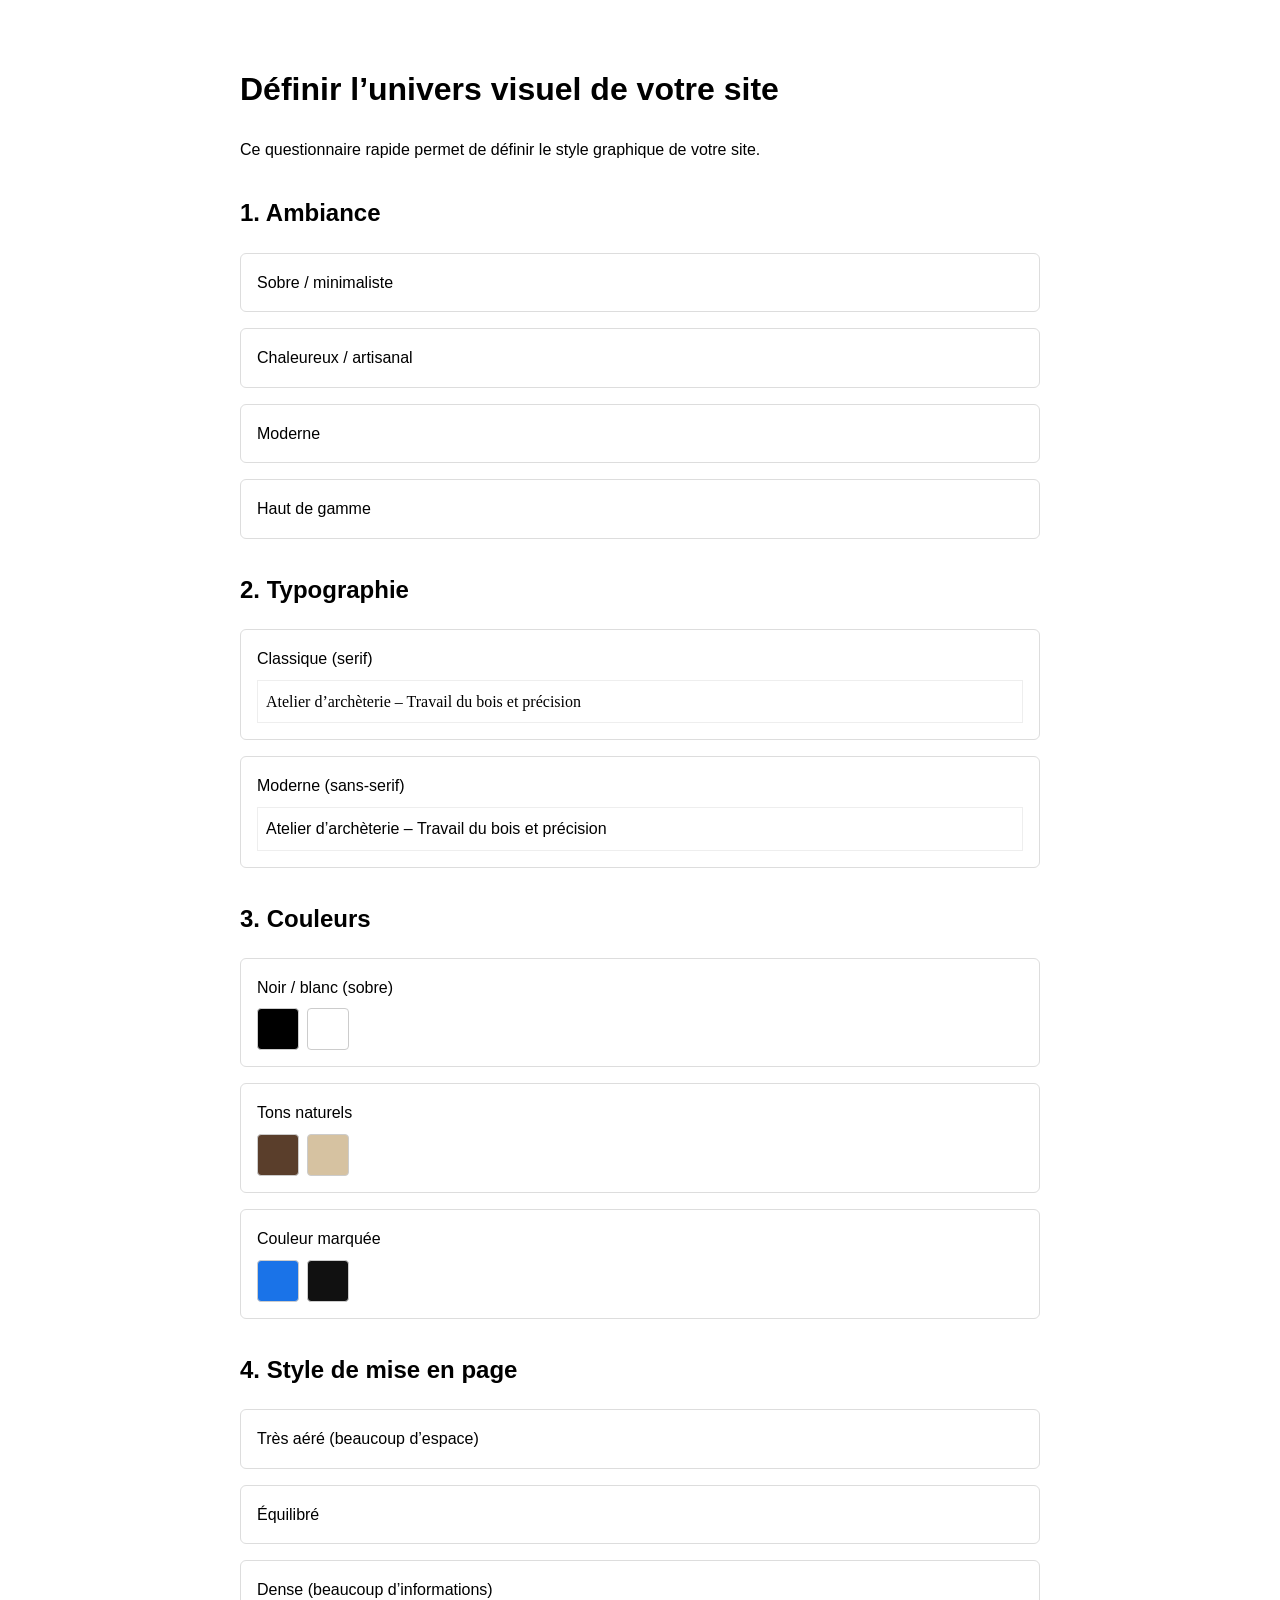
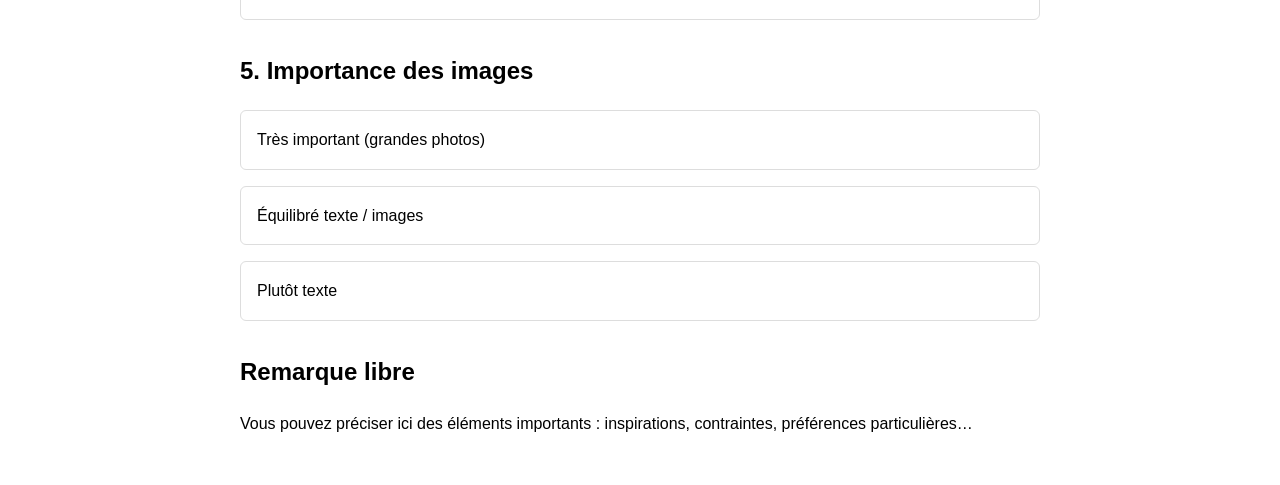
<file: public/questionnairecss.html>
<!DOCTYPE html>
<html lang="fr">
<head>
  <meta charset="UTF-8">
  <meta name="viewport" content="width=device-width, initial-scale=1.0">
  <title>Questionnaire visuel</title>

  <style>
    body {
      font-family: -apple-system, BlinkMacSystemFont, sans-serif;
      margin: 0;
      padding: 2rem;
      max-width: 800px;
      margin-inline: auto;
      line-height: 1.6;
    }

    h1, h2 {
      margin-top: 2rem;
    }

    .section {
      margin-top: 2rem;
    }

    .choices {
      display: grid;
      gap: 1rem;
      margin-top: 1rem;
    }

    .choice {
      border: 1px solid #ddd;
      padding: 1rem;
      border-radius: 6px;
    }

    .preview {
      margin-top: 0.5rem;
      padding: 0.5rem;
      border: 1px solid #eee;
    }

    .serif {
      font-family: Georgia, serif;
    }

    .sans {
      font-family: Arial, sans-serif;
    }

    .color-box {
      display: flex;
      gap: 0.5rem;
      margin-top: 0.5rem;
    }

    .color {
      width: 40px;
      height: 40px;
      border-radius: 4px;
      border: 1px solid #ccc;
    }
  </style>
</head>
<body>

<h1>Définir l’univers visuel de votre site</h1>

<p>Ce questionnaire rapide permet de définir le style graphique de votre site.</p>

<!-- AMBIANCE -->
<div class="section">
  <h2>1. Ambiance</h2>

  <div class="choices">
    <div class="choice">Sobre / minimaliste</div>
    <div class="choice">Chaleureux / artisanal</div>
    <div class="choice">Moderne</div>
    <div class="choice">Haut de gamme</div>
  </div>
</div>

<!-- TYPO -->
<div class="section">
  <h2>2. Typographie</h2>

  <div class="choices">
    <div class="choice">
      Classique (serif)
      <div class="preview serif">
        Atelier d’archèterie – Travail du bois et précision
      </div>
    </div>

    <div class="choice">
      Moderne (sans-serif)
      <div class="preview sans">
        Atelier d’archèterie – Travail du bois et précision
      </div>
    </div>
  </div>
</div>

<!-- COULEURS -->
<div class="section">
  <h2>3. Couleurs</h2>

  <div class="choices">

    <div class="choice">
      Noir / blanc (sobre)
      <div class="color-box">
        <div class="color" style="background:#000;"></div>
        <div class="color" style="background:#fff;"></div>
      </div>
    </div>

    <div class="choice">
      Tons naturels
      <div class="color-box">
        <div class="color" style="background:#5a3e2b;"></div>
        <div class="color" style="background:#d6c2a1;"></div>
      </div>
    </div>

    <div class="choice">
      Couleur marquée
      <div class="color-box">
        <div class="color" style="background:#1a73e8;"></div>
        <div class="color" style="background:#111;"></div>
      </div>
    </div>

  </div>
</div>

<!-- RYTHME -->
<div class="section">
  <h2>4. Style de mise en page</h2>

  <div class="choices">
    <div class="choice">Très aéré (beaucoup d’espace)</div>
    <div class="choice">Équilibré</div>
    <div class="choice">Dense (beaucoup d’informations)</div>
  </div>
</div>

<!-- IMAGES -->
<div class="section">
  <h2>5. Importance des images</h2>

  <div class="choices">
    <div class="choice">Très important (grandes photos)</div>
    <div class="choice">Équilibré texte / images</div>
    <div class="choice">Plutôt texte</div>
  </div>
</div>

<!-- FIN -->
<div class="section">
  <h2>Remarque libre</h2>
  <p>Vous pouvez préciser ici des éléments importants : inspirations, contraintes, préférences particulières…</p>
</div>

</body>
</html>
</file>
<file: public/assets/css/fonts.css>
@font-face {
  font-family: "Cormorant Garamond";
  src: url("../fonts/CormorantGaramond/CormorantGaramond-Light.ttf") format("truetype");
  font-style: normal;
  font-weight: 300;
  font-display: swap;
}

@font-face {
  font-family: "Cormorant Garamond";
  src: url("../fonts/CormorantGaramond/CormorantGaramond-Regular.ttf") format("truetype");
  font-style: normal;
  font-weight: 400;
  font-display: swap;
}

@font-face {
  font-family: "Cormorant Garamond";
  src: url("../fonts/CormorantGaramond/CormorantGaramond-Medium.ttf") format("truetype");
  font-style: normal;
  font-weight: 500;
  font-display: swap;
}

@font-face {
  font-family: "Cormorant Garamond";
  src: url("../fonts/CormorantGaramond/CormorantGaramond-SemiBold.ttf") format("truetype");
  font-style: normal;
  font-weight: 600;
  font-display: swap;
}

@font-face {
  font-family: "Cormorant Garamond";
  src: url("../fonts/CormorantGaramond/CormorantGaramond-Bold.ttf") format("truetype");
  font-style: normal;
  font-weight: 700;
  font-display: swap;
}
</file>
<file: public/assets/css/base.css>
/* =========================
1. VARIABLES
========================= */

:root {

  --color-bg: #fbfaf7;
  --color-surface: #ffffff;
  --color-text: #1a1a1a;
  --color-muted: #6b6b6b;
  --color-border: #e5e2dc;

  --color-accent: #6b6b6b;
  --color-accent-soft: #e8dcc2;

  --font-main: system-ui, -apple-system, BlinkMacSystemFont, "Helvetica Neue", sans-serif;
  --font-display: "Cormorant Garamond", serif;

  --space-xs: 0.2rem;
  --space-s: 0.5rem;
  --space-m: 1rem;
  --space-l: 1.5rem;
  --space-xl: 2.5rem;

  --radius: 8px;

  /* containers (comme ton système actuel implicite) */
  --container: 1060px;
  --container-wide: 80%;
}

/* =========================
2. BASE
========================= */

body {
  font-family: var(--font-main);
  background: var(--color-bg);
  color: var(--color-text);
  margin: 0;
  line-height: 1.6;
  font-size: 16px;
}

img {
  max-width: 100%;
  display: block;
}

a {
  color: inherit;
  text-decoration: none;
}

ul, ol {
  margin: 0;
  padding: 0;
  list-style: none;
}

.ul-icon li {
  display: flex;
  gap: 0.5rem;
  margin-bottom: 0.4rem;
  align-items: flex-start;
}

.ul-icon svg {
  width: 1em;
  /*height: 1em;*/
  flex-shrink: 0;
}

/* =========================
3. TYPOGRAPHIE
========================= */

h1, h2, h3 {
  font-family: var(--font-display);
  font-weight: 500;
  letter-spacing: 0.02em;
  margin: 0 0 var(--space-s);
  position: relative;
}

h1 { font-size: 2.5rem; }
h2 { font-size: 1.8rem; }
h3 { font-size: 1.3rem; }

/*Variante 1 — Minimal (simple soulignement)*/
h2.h2--minimal {
  display: inline-block;
}
h2.h2--minimal::after {
  content: "";
  display: block;
  margin-top: 6px;
}
/*Variante 2 et 3 — Luxe et moderne*/
h2.h2--luxe::before,
h2.h2--luxe::after, h2.h2--moderne::before,
h2.h2--moderne::after {
  content: "";
  position: absolute;
}

p {
  margin: 0 0 var(--space-s);
}

.text-spaced {
  padding: var(--space-l) 0 0;
}   

.spacing-sm {
  margin-bottom: 0.5rem;
}

.text-muted {
  color: var(--color-muted);
}

.text-accent {
  color: var(--color-accent);
}

.text-small {
  font-size: 0.9rem;
}

.no-padding {
  padding: 0;
}
/* =========================
4. LAYOUT
========================= */

.container {
  max-width: var(--container);
  margin: 0 auto;
  padding: var(--space-m);
}

.container--wide {
  max-width: var(--container-wide);
  margin: 0 auto;
  padding: var(--space-xs);
}

.section {
  padding: var(--space-l) 0;
}

.divider {
  height: 1px;
  background: var(--color-border);
  margin: var(--space-l) 0;
}

/* SPLIT : layout éditorial à deux zones */
.split {
  display: flex;
  gap: var(--space-m);
  margin: 20px auto;
  align-items: center;
}

.split__item {
  flex: 1 1 0;
  min-width: 400px;
}

.split__item img {
  width: 100%;
  max-width: 400px;
  object-fit: cover;
  object-position: center;
  border-radius: var(--radius);
  display: block;
}

@media (max-width: 800px) {
  .split {
    flex-direction: column;
    align-items: center;
  }

  .split__item {
    min-width: 0;
    width: 100%;
    max-width: 100%;
  }

  .split__item img {
    width: 100%;
    max-width: 100%;
    height: auto;
  }
}

/* GRID (ton approche implicite conservée) */

.grid {
  display: grid;
  gap: var(--space-m);
}

.grid--2 {
  grid-template-columns: 1fr 1fr;
}

.grid--3 {
  grid-template-columns: repeat(3, 1fr);
}

.grid--4 {
  grid-template-columns: repeat(4, 1fr);
}

.grid--2-3 {
  grid-template-columns: 2fr 1fr;
}
/* responsive layout */
@media (max-width: 768px) {
  .grid--2,
  .grid--3, .grid--2-3 {
    grid-template-columns: 1fr;
  }

}

/* =========================
5. HEADER
========================= */

.site-header {
  position: relative;
  background: var(--color-bg);
  border-bottom: 1px solid var(--color-border);
}

/* option sticky (comme tu voulais) */
.site-header.is-sticky {
  position: sticky;
  top: 0;
  z-index: 1000;
}

.header-inner {
  display: flex;
  align-items: center;
  justify-content: space-between;
  min-height: 70px;
}

/* Logo */

.brand-logo {
  height: 128px;
  display: block;
}
/* NAV (simple, comme ton code) */

.nav-primary {
    display: block;
  }

.nav-list {
  display: flex;
  gap: var(--space-m);
}

.nav-link {
  font-size: 0.95rem;
  color: var(--color-text);
  position: relative;
}

.nav-link.is-active {
  color: var(--color-accent);
}   

.nav-link:hover {
  color: var(--color-accent);
}

/*burger*/
.nav-toggle {
  display: none;
  background: none;
  border: none;
  cursor: pointer;
  padding: 0;
}

.nav-toggle-bar {
  display: block;
  width: 22px;
  height: 2px;
  background: var(--color-text);
  margin: 5px 0;
}

/* toggle — correction minimale (ton point important) */

.nav-toggle {
  display: none; /* desktop */
  background: none;
  border: none;
  cursor: pointer;
}

.nav-toggle-bar {
  width: 22px;
  height: 2px;
  background: var(--color-text);
  margin: 4px 0;
}

/* mobile nav */
.nav-mobile {
  display: none;
  border-top: 1px solid var(--color-border);
}

.nav-mobile.is-open {
  display: block;
}
/* responsive nav */
@media (max-width: 768px) {
  .nav-primary {
    display: none;
  }

  .nav-toggle {
    display: block;
  }

  .nav-mobile {
    display: none;
    border-top: 1px solid var(--color-border);
  }

  .nav-mobile.is-open {
    display: block;
    text-align: right;
  }

  .nav-mobile-list {
    list-style: none;
    margin: 0;
    padding: var(--space-s);
  }

  .nav-mobile-list li {
    margin-bottom: var(--space-s);
  }

  .nav-mobile a {
    color: var(--color-text);
    font-size: 1rem;
  }
}
/* =========================
6. FOOTER 
========================= */

.site-footer {
  margin-top: var(--space-l);
  padding: var(--space-l) 0;
  border-top: 1px solid;
  font-size: 0.9rem;
}

.footer-inner {
  display: flex;
  flex-direction: column;
  gap: var(--space-m);
}

/* bloc marque */

.footer-brand {
  max-width: 420px;
}

.footer-name {
  font-weight: 500;
  margin-bottom: 0.3rem;
}

.footer-baseline {
  line-height: 1.5;
}

/* navigation */

.footer-nav {
  display: flex;
  flex-wrap: wrap;
  gap: 0.5rem;
  align-items: center;
}

.footer-nav span {
  opacity: 0.5;
}

/* socials */

.footer-socials {
  display: flex;
  gap: var(--space-s);
}

/* responsive footer */
@media (max-width: 768px) {
  .footer-inner {
    flex-direction: row;
    justify-content: space-between;
    align-items: flex-start;
  }

  .footer-nav {
    justify-content: center;
  }

  .footer-socials {
    justify-content: flex-end;
  }
}

/* =========================================================
7. HERO - structure commune à tous les hero (home + pages)
========================================================= */

.hero {
  position: relative;
  overflow: hidden;
}

/* container interne du hero */
.hero__grid {
  display: grid;
  gap: var(--space-m);
  align-items: center;
}

/* bloc texte principal */
.hero__content {
  display: grid;
  gap: var(--space-m);
}

/* titre principal */
.hero__title {
  font-size: clamp(2rem, 4vw, 2.8rem);
  line-height: 1.2;
  margin: 0;
}

.hero__eyebrow {
  margin: 0;
  font-size: 0.8rem;
  font-weight: 600;
  letter-spacing: 0.08em;
}

/* sous-titre / description */
.hero__subtitle {
  color: var(--color-muted);
  max-width: 60ch;
  margin: 0;
}

/* zone d’actions (boutons, liens) */
.hero__actions {
  display: flex;
  gap: var(--space-s);
  flex-wrap: wrap;
}

/*variantes de hero */
/* 1. layout 2 colonnes (texte + média) */
.hero--split .hero__grid {
  grid-template-columns: 1fr;
}

@media (min-width: 768px) {
  .hero--split .hero__grid {
    grid-template-columns: 1fr 1fr;
  }
}

/* 2.  centrage du contenu (home impact ou landing) */
.hero--center .hero__content {
  text-align: center;
  justify-items: center;
}

/* 3. limitation largeur texte (home éditoriale) */
.hero--narrow .hero__content {
  max-width: 720px;
  margin: 0 auto;
}

/* 4. hero avec background-image */
.hero--image {
  background-size: cover;
  background-position: center;
  background-repeat: no-repeat;
}

/* overlay (lisibilité texte sur image) */
.hero--image::before {
  content: "";
  position: absolute;
  inset: 0;
  background: rgba(0, 0, 0, 0.35);
  pointer-events: none;
}

/* assure que le contenu passe au-dessus de l’overlay */
.hero--image .hero__grid {
  position: relative;
  z-index: 1;
}

/* 5. hero plein écran (landing / home forte) */
.hero--full {
  min-height: 70vh;
  display: flex;
  align-items: center;
}

/* =========================
8. COMPONENTS
========================= */

/* BUTTON (ton style conservé) */

.btn {
  display: inline-block;
  padding: 0.6rem 1.2rem;
  border: 1px solid var(--color-accent);
  border-radius: var(--radius);
  color: var(--color-accent);
}

.btn:hover {
  background: var(--color-accent-soft);
}

/* CARD (structure fidèle à ton système) */

.card {
  display: flex;
  flex-direction: column;
  border: 1px solid var(--color-border);
  border-radius: var(--radius);
  background: var(--color-surface);
  margin: var(--space-m) 0;
  padding: var(--space-m);
}

.card p {
  flex-grow: 1;
}

.card .card-footer {
  margin-top: auto;
}

.card-icon {
  width: 28px;
  height: 28px;
  display: inline-block;
  margin-bottom: 0.75rem;
  stroke-width: 1.5;
}

.card-image {
  width: 100%;
  max-width: 320px;
  border-radius: 50%;
  object-fit: cover;
  display: block;
  margin: 0 auto;
}

/* TABLE (ton style conservé) */

table {
  width: 100%;
  border-collapse: collapse;
  margin-top: var(--space-m);
  font-size: 0.95rem;
  overflow: hidden;
}

th, td {
  padding: 0.9rem;
  border-bottom: 1px solid var(--color-border);
  text-align: left;
  vertical-align: top;
}

th {
  background: var(--color-bg);
  font-weight: 500;
}

tr:last-child td {
  border-bottom: none;
}

/*responsive table*/
@media (max-width: 768px) {
  table {
    font-size: 0.85rem;
  }
  .container table {
    display: block;
    overflow-x: auto;
  } 
  .container table td, .container table th {
    white-space: normal;
    word-break: normal;
    min-width: 115px;
  }
}
/* CAROUSEL */

.carousel {
  display: flex;
  gap: var(--space-m);
  overflow-x: auto;
  scroll-snap-type: x mandatory;
}

.carousel-item {
  flex: 0 0 50%;
  scroll-snap-align: start;
}

/* =========================
7. SHOWCASE
========================= */

.showcase__header {
  max-width: 720px;
  margin-bottom: 2rem;
}

.showcase__title {
  margin: 0 0 0.75rem;
}

.showcase__intro {
  margin: 0;
}

.showcase__items {
  display: grid;
  gap: 1.5rem;
}

.showcase__item {
  min-width: 0;
}

.showcase__media {
  overflow: hidden;
}

.showcase__media a {
  display: block;
}

.showcase__media img {
  display: block;
  width: 100%;
  aspect-ratio: 4 / 3;
  object-fit: cover;
}

.showcase__content {
  padding-top: 1rem;
}

.showcase__meta {
  margin: 0 0 0.35rem;
  font-size: 0.875rem;
}

.showcase__item-title {
  margin: 0 0 0.5rem;
}

.showcase__text {
  margin: 0;
}

.showcase__link {
  display: inline-block;
  margin-top: 0.875rem;
}

/* GRID */

.showcase--grid .showcase__items {
  grid-template-columns: repeat(3, minmax(0, 1fr));
}

/* CAROUSEL FANCYAPPS */

.showcase--carousel .showcase__items {
  display: block;
  --f-carousel-gap: 8px;
}

.showcase--carousel .showcase__item {
  width: min(360px, 85vw);
  margin-right: 0;
}

.showcase--carousel .f-carousel__slide {
  min-width: 0;
}

/* FEATURED */

.showcase--featured .showcase__items {
  grid-template-columns: 1.4fr 1fr 1fr;
}

.showcase--featured .showcase__item:first-child {
  grid-row: span 2;
}

.showcase--featured .showcase__item:first-child .showcase__media img {
  aspect-ratio: 4 / 5;
}

/* RESPONSIVE */

@media (max-width: 900px) {
  .showcase--grid .showcase__items,
  .showcase--featured .showcase__items {
    grid-template-columns: repeat(2, minmax(0, 1fr));
  }

  .showcase--featured .showcase__item:first-child {
    grid-row: auto;
  }

  .showcase--featured .showcase__item:first-child .showcase__media img {
    aspect-ratio: 4 / 3;
  }
}

@media (max-width: 640px) {
  .showcase--grid .showcase__items,
  .showcase--featured .showcase__items {
    grid-template-columns: 1fr;
  }

  .showcase--carousel .showcase__item {
    width: 82vw;
    margin-right: 0;
  }
}

.home-solutions-cta {
  margin: 2.5rem 0 0;
  text-align: center;
}
/* =========================
9. STATES (minimal, propre)
========================= */

.is-open { display: block; }
.is-disabled { opacity: 0.4; pointer-events: none; }
</file>
<file: public/assets/css/theme.css>
/* =========================
Surcharge de styles pour le thème de base
========================= */
/* =========================
1. VARIABLES
========================= */
:root {
  --color-bg: #fbfaf7;
  --color-surface: #ffffff;
  --color-text: #1a1a1a;
  --color-muted: #6b6b6b;
  --color-border: #e5e2dc;

  --color-accent: #d96b4a;
  --color-accent-soft: #f3ddd6;
}

/* =========================
2. BASE
========================= */

.ul-icon svg {
  color: var(--color-accent);
}

/* =========================
3. TYPOGRAPHIE
========================= */
/*style minimal*/
h2.h2--minimal::after {
  width: 60px;
  height: 4px;
  background: var(--color-accent);
}
/*style luxe*/
h2.h2--luxe::after {
  left: 0;
  bottom: 0;
  width: 70%;
  height: 1px;
  background: var(--color-accent-soft, currentColor);
  opacity: 0.6;
}

h2.h2--luxe::before {
  left: 0;
  bottom: -3px;
  width: 25px;
  height: 2px;
  background: var(--color-accent-soft, currentColor);
  opacity: 0.9;
}
/*style moderne*/
h2.h2--moderne::after {
  left: 0;
  bottom: 0;
  width: 100%;
  height: 1px;
  background: linear-gradient(
    to right,
    var(--color-accent, currentColor) 40%,
    transparent
  );
  opacity: 0.6;
}

h2.h2--moderne::before {
  left: 0;
  bottom: -2px;
  width: 6px;
  height: 6px;
  background: var(--color-accent, currentColor);
  border-radius: 50%;
  opacity: 0.9;
}
/* =========================
4. LAYOUT
========================= */
/*sections*/
.section {
  background: var(--color-bg);
}

/*grids*
.grid--2 {
  gap: 0;
}*/

/* =========================
6. FOOTER — SKIN (thème)
========================= */

.site-footer {
  background: var(--color-surface);
  border-color: var(--color-border);
}

.footer-name {
  color: var(--color-text);
}

.footer-baseline {
  color: var(--color-muted);
}

/* navigation */

.footer-nav a {
  color: var(--color-muted);
  transition: color 0.2s ease;
}

.footer-nav a:hover {
  color: var(--color-accent);
}

.footer-nav span {
  color: var(--color-border);
}

/* socials */

.footer-socials a {
  color: var(--color-muted);
  transition: color 0.2s ease;
}

.footer-socials a:hover {
  color: var(--color-accent);
}

/* =========================
7. HERO — SKIN (thème)
========================= */
/* 1. HERO HOME (impact éditorial, sans image)
    usage : accueil simple, message fort*/
.hero--home {
  padding: calc(var(--space-xl) * 1.2) 0;
}

.hero--home .hero__content {
  max-width: 760px;
}

.hero--home .hero__title {
  font-size: clamp(2.4rem, 5vw, 3.2rem);
}
/* 2. HERO HOME IMAGE + PARALLAX (version signature)
    usage : home principale “maracuja” */
.hero--image {
  background-attachment: fixed;
  background-size: cover;
  background-position: center;
}
.hero--image::before {
  background: linear-gradient(
    to bottom,
    rgba(0, 0, 0, 0.35),
    rgba(0, 0, 0, 0.55)
  );
}
.hero--home.hero--image {
  min-height: 80vh;
  display: flex;
  align-items: center;
}

.hero--home.hero--image .hero__content {
  text-align: center;
  margin: 0 auto;
  color: white;
}

.hero--home.hero--image .hero__title {
  color: white;
}

/*3. HERO PAGE (secondaire propre)
👉 usage : services / contact / articles*/
.hero--page {
  padding: var(--space-l) 0;
  position: relative;
  overflow: hidden;
  background-image: url("../images/desk-lamp.png");
  background-size: cover;
  background-position: center;
  background-repeat: no-repeat;
  min-height: 30vh;
}
.hero--page::before {
  content: "";
  position: absolute;
  inset: 0;
  background: linear-gradient(
    to bottom,
    rgba(0, 0, 0, 0.6),
    rgba(0, 0, 0, 0.1)
  );
  z-index: 1;
}
.hero--page .hero__content {
  max-width: 640px;
  color: white;
  position: relative;
  z-index: 2;
}

.hero--page .hero__title {
  font-size: clamp(1.8rem, 3vw, 2.2rem);
}

.hero--page .hero__subtitle {
  color: rgba(255, 255, 255, 0.96);
}
/* 4. HERO SOFT (secondaire doux)*/
.hero--soft {
  background: var(--color-surface);
  border-bottom: 1px solid var(--color-border);
}

/* =========================================================
   HERO MARACUJA — HOME SIGNATURE
   ========================================================= */

/* image de fond */
.hero--maracuja {
  position: relative;
  overflow: hidden;
  background-image: url("../images/passiflora-background.png");
  background-size: cover;
  background-position: center;
  background-repeat: no-repeat;
}

@media (max-width: 768px) {
  .hero--image.hero--maracuja {
    background-attachment: scroll;
    background-size: 80vh;
  }
}
/* overlay doux (lisibilité + identité) */
.hero--maracuja::before {
  content: "";
  position: absolute;
  inset: 0;
  background: linear-gradient(
    to bottom,
    rgba(0, 0, 0, 0.35),
    rgba(0, 0, 0, 0.6)
  );
  z-index: 1;
}

/* centrage + lecture premium */
.hero--maracuja.hero--center .hero__content {
  text-align: center;
  color: white;
  position: relative;
  z-index: 2;
}

/* titre */
.hero--maracuja .hero__title {
  color: white;
}

/* texte secondaire */
.hero--maracuja .hero__subtitle {
  color: rgba(255, 255, 255, 0.85);
}

.hero--maracuja .hero__eyebrow {
  color: rgba(255, 255, 255, 0.85);
}

/* option : bouton plus visible */
.hero--maracuja .btn {
  border-color: white;
  color: white;
}

.hero--maracuja .btn:hover {
  background: white;
  color: #1a1a1a;
}

/* =========================
8. COMPONENTS - SKIN (thème)
========================= */
/* boutons */
/* primaire : action principale */
.btn-primary {
  background: var(--color-accent);
  color: #fff;
  border: 1px solid var(--color-accent);
}

.btn-primary:hover {
  opacity: 0.9;
}
/* secondaire : action douce */
.btn-ghost {
  background: transparent;
  color: var(--color-text);
  border: 1px solid var(--color-border);
}

.btn-ghost:hover {
  border-color: var(--color-accent);
  color: var(--color-accent);
}
/* cartes */
.card-icon {
  stroke: var(--color-accent);
}
.card-image {
  aspect-ratio: 1 / 1;
  border-radius: 50%;
  object-fit: cover;
  border: 1px solid rgba(0, 0, 0, 0.08);
  box-shadow: 0 8px 24px rgba(0, 0, 0, 0.08);
}

.card:hover {
  border-color: var(--color-accent);
  box-shadow: 0 10px 25px rgba(0, 0, 0, 0.05);
}

.card--highlight {
  background: var(--color-accent-soft);
  border-color: var(--color-accent);
}

.card--featured {
  background: var(--color-surface);
  border: 1px solid var(--color-border);
  padding: 1.5rem;
  border-radius: 5px;
}

.card--featured p {
  padding-top: var(--space-m);
  /* color: var(--color-muted); */
}

.card--featured > .btn {
  align-self: flex-start;
}

.card--featured ul {
  margin: 0;
  padding-left: 1.2rem;
}

.card--ghost {
  background: transparent;
  border: none;
}

.card--maracuja {
  padding-right: 200px;
  background:
    url("../images/passiflora-rameau.png") no-repeat right 1rem center / 200px,
    var(--color-surface);
}

.service-card {
  display: flex;
  flex-direction: column;
}

.price-list {
  margin: var(--space-m) 0;
  padding: 0;
  list-style: none;
  border-top: 1px solid var(--color-border);
}

.price-list li {
  display: flex;
  align-items: baseline;
  justify-content: space-between;
  gap: var(--space-m);
  padding: 0.6rem 0;
  border-bottom: 1px solid var(--color-border);
  font-size: 0.92rem;
}

.price-list strong {
  flex: 0 0 auto;
  color: var(--color-accent);
  text-align: right;
}

.price-callout {
  margin-top: var(--space-m);
  padding-top: var(--space-m);
  border-top: 1px solid var(--color-border);
  color: var(--color-muted);
  font-size: 0.92rem;
}

.price-callout strong,
.price-callout span {
  display: block;
}

.price-callout strong {
  color: var(--color-accent);
}

@media (max-width: 768px) {
  .card--maracuja {
    padding-right: var(--space-m);
    background:
      linear-gradient(rgba(255, 255, 255, 0.6), rgba(255, 255, 255, 0.6)),
      url("../images/passiflora-rameau.png") no-repeat right 1rem center / 200px,
      var(--color-surface);
  }

  .price-list li {
    align-items: flex-start;
    flex-direction: column;
    gap: var(--space-xs);
  }

  .price-list strong {
    text-align: left;
  }
}
/*carousel*/
/* usage : visuels, porfolios, produits, projets, fiches, réalisations */
.carousel--cards {
  scroll-behavior: smooth;
  padding: 10px 0;
}

.carousel--cards .carousel-item {
  height: 420px;
  background: var(--color-surface);
  border-radius: 12px;
  overflow: hidden;
  border: 1px solid var(--color-border);
  font-style: italic;
  color: var(--color-muted);
}

.carousel--cards .carousel-item p {
  padding-left: 12px;
}

.carousel--cards .carousel-item img {
  width: 100%;
  height: 80%;
  object-fit: cover;
}

.carousel--cards .carousel-item .content {
  padding: 12px;
}

/* navigation fluide / storytelling. effet “on voit la carte suivante” → donne envie de scroller
usage : témoignages, étapes d’un processus, storytelling */
.carousel--peek {
  scroll-behavior: smooth;
  padding: 10px 0;
}

.carousel--peek .carousel-item {
  flex: 0 0 80%;
}

@media (min-width: 768px) {
  .carousel--peek .carousel-item {
    flex: 0 0 60%;
  }
}

/*tableaux*/
.table--featured {
  background: var(--color-surface);
  border-radius: var(--radius);
  overflow: hidden;
  border: 1px solid var(--color-border);
}

.table--featured tr {
  transition: background 0.2s ease;
}

.table--featured tr:hover td {
  background: rgba(198, 169, 107, 0.08);
}

.table--featured svg {
  padding-right: 1.5rem;
  color: var(--color-accent);
}
</file>
<file: public/proposta-politeama/document.css>
/* Page web mobile-first. Le format A4 est isolé dans document-print.css. */
.proposal-site-header .brand-logo { height: 72px; }

.proposal-header-actions {
  display: flex;
  gap: var(--space-s);
}

.document.container { padding-block: 0; }

.document-page {
  position: relative;
  isolation: isolate;
  padding-block: clamp(3rem, 9vw, 5.5rem);
  overflow: hidden;
  border-bottom: 1px solid var(--color-border);
}

.document-page:last-child { border-bottom: 0; }

.document-page > :not(.page-flower) {
  position: relative;
  z-index: 1;
}

.page-header {
  max-width: 54rem;
  margin-bottom: var(--space-xl);
}

.document .eyebrow {
  margin: 0 0 var(--space-s);
  color: var(--color-accent);
  font-size: 0.9rem;
  font-weight: 700;
  letter-spacing: 0.12em;
  text-transform: uppercase;
}

.page-title {
  max-width: 48rem;
  padding-bottom: var(--space-m);
  font-size: clamp(2rem, 8vw, 3.25rem);
  line-height: 1.05;
  letter-spacing: -0.018em;
}

.page-title.h2--moderne::after { width: 6rem; }

.page-intro,
.lead {
  max-width: 46rem;
  color: var(--color-muted);
  font-size: 1.05rem;
}

.document-page .grid { grid-template-columns: 1fr; }
.document-page .card { margin: 0; }
.page-footer { display: none; }

/* Appels éditoriaux */
.callout,
.additional-services,
.closing-callout {
  margin-top: var(--space-xl);
  padding: var(--space-l);
  border-left: 4px solid var(--color-accent);
  border-radius: 0 var(--radius) var(--radius) 0;
  background: var(--color-accent-soft);
}

.callout {
  color: #8b4938;
  font-family: var(--font-display);
  font-size: 1.1rem;
}

.callout :last-child,
.additional-services :last-child,
.closing-callout :last-child { margin-bottom: 0; }

.callout--muted {
  border-left-color: var(--color-border);
  background: var(--color-surface);
  color: var(--color-muted);
  font-family: var(--font-main);
}

/* Couverture */
.document-page--cover {
  display: flex;
  flex-direction: column;
  min-height: calc(100svh - 76px);
  padding-top: clamp(2rem, 7vw, 4rem);
  border-top: 0.4rem solid var(--color-accent);
}

.cover-logo {
  width: 7rem;
  margin-bottom: var(--space-xl);
  border-radius: 50%;
}

.cover-content {
  max-width: 48rem;
  margin-block: auto;
  padding-block: clamp(3rem, 10vw, 7rem);
}

.cover-content h1 {
  margin-bottom: var(--space-l);
  font-size: clamp(2.75rem, 11vw, 5rem);
  line-height: 0.98;
  letter-spacing: -0.025em;
}

.cover-footer {
  width: min(100%, 34rem);
  padding: var(--space-m) var(--space-l);
  border-radius: var(--radius);
  background: rgba(243, 221, 214, 0.9);
  color: var(--color-muted);
  font-size: 0.9rem;
}

.cover-footer p { margin: 0; }

.cover-footer .brand-name {
  margin-bottom: var(--space-xs);
  color: var(--color-accent);
  font-weight: 700;
  text-transform: uppercase;
}

.page-flower {
  position: absolute;
  z-index: 0;
  max-width: none;
  opacity: 0.08;
  pointer-events: none;
}

.page-flower--cover {
  top: 5rem;
  right: -11rem;
  width: 31rem;
  opacity: 0.13;
  transform: rotate(-7deg);
}

.page-flower--about,
.page-flower--closing {
  right: -10rem;
  bottom: -7rem;
  width: 25rem;
}

/* Cartes et listes */
.card-number,
.timeline-date {
  color: var(--color-accent);
  font-weight: 700;
  letter-spacing: 0.08em;
}

.card-number {
  margin-bottom: var(--space-m);
  font-size: 1.3rem;
}

.card-heading,
.investment-heading,
.additional-services__heading,
.closing-callout__heading {
  display: flex;
  gap: var(--space-m);
  align-items: flex-start;
  margin-bottom: var(--space-m);
}

.card-heading .card-icon,
.investment-heading .card-icon,
.additional-services__heading .card-icon,
.closing-callout__heading .card-icon {
  flex: 0 0 auto;
  margin: 0;
}

.card-heading h3,
.investment-heading h3,
.additional-services__heading h3,
.closing-callout__heading h3 {
  margin: 0;
  color: var(--color-accent);
  font-weight: 700;
}

.compact-card p,
.investment-card > p,
.additional-services__note,
.closing-callout__note,
.content-row div > p { color: var(--color-muted); }

.content-row,
.decision-item {
  display: grid;
  grid-template-columns: 2.5rem minmax(0, 1fr);
  gap: var(--space-m);
  padding-block: var(--space-l);
  border-bottom: 1px solid var(--color-border);
}

.content-row:last-child,
.decision-item:last-child { border-bottom: 0; }

.content-row p,
.content-row .row-icon,
.decision-item h3,
.decision-item .card-icon { margin: 0; }

.decision-item { align-items: center; }
.decision-item h3 strong { color: var(--color-accent); }

/* Roadmap mobile verticale */
.timeline {
  position: relative;
  display: grid;
  gap: var(--space-l);
  margin-top: var(--space-xl);
  padding-left: 2rem;
}

.timeline::before {
  content: "";
  position: absolute;
  top: 0.75rem;
  bottom: 0.75rem;
  left: 0.45rem;
  width: 1px;
  background: var(--color-border);
}

.timeline-step { position: relative; }

.timeline-step--milestone h3 {
  color: var(--color-accent);
  font-weight: 700;
}

.timeline-marker {
  position: absolute;
  z-index: 1;
  top: 0.35rem;
  left: -2rem;
  width: 0.9rem;
  height: 0.9rem;
  border: 3px solid var(--color-accent);
  border-radius: 50%;
  background: var(--color-bg);
}

.timeline-step p:last-child { color: var(--color-muted); }

.roadmap-continuity {
  margin-top: var(--space-xl);
  padding: var(--space-l);
  border-radius: var(--radius);
  background: var(--color-accent-soft);
}

.roadmap-continuity h3 { color: var(--color-accent); }

.page-note {
  display: flex;
  gap: var(--space-s);
  align-items: flex-start;
  margin-top: var(--space-xl);
  color: var(--color-muted);
}

.page-note .card-icon {
  flex: 0 0 auto;
  width: 1.25rem;
  height: 1.25rem;
  margin: 0;
}

.page-note p { margin: 0; }

/* Investissement et profils */
.investment-list {
  display: grid;
  gap: var(--space-m);
}

.investment-card {
  display: grid !important;
  gap: var(--space-m);
  align-items: center;
}

.investment-card--accent { background: var(--color-accent-soft) !important; }

.investment-value {
  margin: 0;
  font-size: 1.1rem;
  font-weight: 700;
}

.investment-value strong { color: var(--color-accent); }

.additional-services,
.closing-callout { background: rgba(255, 255, 255, 0.65); }

.profile-visual {
  height: clamp(13rem, 65vw, 20rem);
  margin: 0;
  overflow: hidden;
  border-radius: var(--radius);
  background: var(--color-accent-soft);
}

.profile-visual img {
  width: 100%;
  height: 100%;
  object-fit: cover;
}

.profile-visual--logo img {
  object-fit: contain;
}

.profile-visual--portrait img { object-position: 50% 18%; }

.profile-card h3 {
  color: var(--color-accent);
  text-transform: uppercase;
}

/* Contact */
.contact-panel {
  margin-top: var(--space-xl);
  padding-top: var(--space-l);
  border-top: 1px solid var(--color-border);
}

.contact-panel > h3 {
  color: var(--color-accent);
  font-weight: 700;
}

.contact-grid {
  display: grid;
  gap: var(--space-l);
  margin-top: var(--space-l);
  font-style: normal;
}

.contact-item {
  display: grid;
  grid-template-columns: 2rem minmax(0, 1fr);
  gap: var(--space-s);
  align-items: start;
  margin: 0;
}

.contact-item .card-icon {
  width: 1.4rem;
  height: 1.4rem;
  margin: 0;
}

.contact-item strong {
  display: block;
  color: var(--color-accent);
  font-size: 0.75rem;
  letter-spacing: 0.08em;
  text-transform: uppercase;
}

.proposal-site-footer { margin-top: 0; }

@media (min-width: 769px) {
  .document-page .grid--2,
  .contact-grid { grid-template-columns: repeat(2, minmax(0, 1fr)); }

  .document-page .grid--3 { grid-template-columns: repeat(3, minmax(0, 1fr)); }

  .investment-card {
    grid-template-columns: 14rem minmax(0, 1fr);
    gap: var(--space-l);
  }

  .timeline {
    grid-template-columns: repeat(4, minmax(0, 1fr));
    padding-left: 0;
  }

  .timeline::before {
    top: 2.7rem;
    right: 0;
    bottom: auto;
    left: 0;
    width: auto;
    height: 1px;
  }

  .timeline-marker {
    position: relative;
    top: auto;
    left: auto;
    display: block;
    margin: var(--space-m) 0 var(--space-l);
  }

  .roadmap-continuity {
    width: 75%;
    margin-left: 25%;
  }

  .profile-visual { height: 17rem; }
}

@media (max-width: 480px) {
  .proposal-site-header .brand-logo { height: 60px; }
  .proposal-header-actions .btn { padding-inline: 0.8rem; }
}
</file>
<file: public/proposta-politeama/document-print.css>
/* Mise en page A4, chargée uniquement pour l’impression. */
@page { size: A4 portrait; margin: 0; }
:root {
  --document-width: 210mm;
  --document-height: 297mm;
  --document-padding-x: 18mm;
  --document-text-size: 11pt;
  --document-intro-size: 11.5pt;
  --document-h3-size: 13pt;
  --document-icon-size: 22pt;
}
.document,
.document * { box-sizing: border-box; }
body.proposal-preview {
  min-width: calc(var(--document-width) + 48px);
  margin: 0;
  padding: 36px 0 64px;
  background: #e9e6df;
  font-size: var(--document-text-size);
  line-height: 1.45;
}
.document {
  display: grid;
  gap: 28px;
  justify-content: center;
}
.document-page {
  position: relative;
  isolation: isolate;
  display: grid;
  grid-template-rows: auto 1fr auto;
  width: var(--document-width);
  height: var(--document-height);
  padding: 17mm var(--document-padding-x) 12mm;
  overflow: hidden;
  background: var(--color-bg);
  box-shadow: 0 18px 55px rgba(44, 36, 31, 0.16);
  break-after: page;
}
.document-page:last-child { break-after: auto; }
.document-page > :not(.page-flower) {
  position: relative;
  z-index: 1;
}
.document-page h3 { font-size: var(--document-h3-size); }
/* Hiérarchie commune */
.page-header {
  max-width: 155mm;
  margin-bottom: 9mm;
}
.document .eyebrow {
  margin: 0 0 4mm;
  color: var(--color-accent);
  font-size: 21pt;
  font-weight: 700;
  letter-spacing: 0.12em;
  line-height: 1.25;
  text-transform: uppercase;
}
.page-title {
  max-width: 152mm;
  padding-bottom: 5mm;
  font-size: 25pt;
  line-height: 1.06;
  letter-spacing: -0.018em;
}
.page-title.h2--moderne::after { width: 45mm; }
.page-intro,
.lead {
  max-width: 150mm;
  margin: 0;
  color: var(--color-muted);
}
.page-intro { font-size: var(--document-intro-size); }
.lead { font-size: var(--document-text-size); }
.page-content {
  align-self: start;
  min-width: 0;
}
.document-page .grid { gap: 4mm; }
.document-page .card { min-width: 0; margin: 0; }
.document-page .card-icon {
  width: var(--document-icon-size);
  height: var(--document-icon-size);
}
.page-footer {
  align-self: end;
  display: flex;
  justify-content: space-between;
  padding-top: 3mm;
  border-top: 1px solid var(--color-border);
  color: var(--color-muted);
  font-size: 6.5pt;
  letter-spacing: 0.08em;
  text-transform: uppercase;
}
.page-footer span:first-child,
.cover-footer .brand-name {
  color: var(--color-accent);
  font-weight: 700;
}
.callout {
  align-self: end;
  margin: 6mm 0 7mm;
  padding: 5mm 6mm;
  border-left: 1.5mm solid var(--color-accent);
  border-radius: 0 var(--radius) var(--radius) 0;
  background: var(--color-accent-soft);
  color: #8b4938;
  font-family: var(--font-display);
  font-size: var(--document-text-size);
}
.callout p:last-child { margin-bottom: 0; }
.callout--muted {
  border-left-color: var(--color-border);
  background: var(--color-surface);
  color: var(--color-muted);
  font-family: var(--font-main);
}
/* Couverture et motifs */
.document-page--cover {
  padding-top: 15mm;
  border-top: 5mm solid var(--color-accent);
}
.cover-logo {
  width: 33mm;
  margin-bottom: 10mm;
  border-radius: 50%;
}
.cover-content {
  align-self: center;
  max-width: 128mm;
  padding-bottom: 22mm;
}
.cover-content h1 {
  margin-bottom: 10mm;
  font-size: 39pt;
  line-height: 1.02;
  letter-spacing: -0.025em;
}
.cover-content .lead { max-width: 118mm; }
.cover-footer {
  width: 110mm;
  padding: 5mm 6mm;
  border-radius: var(--radius);
  background: rgba(243, 221, 214, 0.9);
  color: var(--color-muted);
  font-size: 8pt;
}
.cover-footer p { margin: 0; }
.cover-footer .brand-name { margin-bottom: 1mm; text-transform: uppercase; }
.page-flower {
  position: absolute;
  z-index: 0;
  width: 105mm;
  opacity: 0.11;
  pointer-events: none;
  user-select: none;
}
.page-flower--cover {
  top: 20mm;
  right: -47mm;
  width: 128mm;
  opacity: 0.16;
  transform: rotate(-7deg);
}
.page-flower--about {
  right: -37mm;
  bottom: -25mm;
  width: 92mm;
  opacity: 0.08;
  transform: rotate(8deg);
}
.page-flower--closing {
  right: -43mm;
  bottom: -15mm;
  transform: rotate(12deg);
}
/* Cartes */
.numbered-card,
.compact-card { min-height: 48mm; }
.feature-card { min-height: 72mm; }
.card-number,
.timeline-date {
  color: var(--color-accent);
  font-weight: 700;
  letter-spacing: 0.08em;
}
.card-number {
  margin-bottom: 5mm;
  font-size: 14pt;
}
.document-page--dense .page-header { margin-bottom: 6mm; }
.document-page--dense .page-title { font-size: 22pt; }
.function-grid { gap: 3.5mm !important; }
.compact-card { padding: 4mm !important; }
.compact-card .card-heading {
  display: flex;
  gap: 3mm;
  align-items: flex-start;
  margin-bottom: 3mm;
}
.compact-card .card-icon {
  flex: 0 0 auto;
  margin: 0;
}
.compact-card h3 {
  margin: 0;
  color: var(--color-accent);
}
.compact-card p {
  color: var(--color-muted);
  line-height: 1.45;
}
/* Listes, chronologie et tarifs */
.numbered-list,
.service-list,
.investment-list,
.decision-list { display: grid; }
.content-row {
  display: grid;
  grid-template-columns: 14mm 1fr;
  gap: 4mm;
  padding: 7mm 0;
  border-bottom: 1px solid var(--color-border);
  break-inside: avoid;
}
.content-row:last-child { border-bottom: 0; }
.content-row p { margin-bottom: 0; }
.content-row .row-icon {
  margin: 0;
}
.content-row div > p { color: var(--color-muted); }
.timeline {
  position: relative;
  display: grid;
  grid-template-columns: repeat(4, minmax(0, 1fr));
  gap: 5mm;
  margin-top: 15mm;
}
.timeline::before {
  content: "";
  position: absolute;
  top: 13mm;
  right: 0;
  left: 0;
  height: 1px;
  background: var(--color-border);
}
.timeline-step { position: relative; }
.timeline-step--milestone h3 { color: var(--color-accent); font-weight: 700; }
.timeline-marker {
  position: relative;
  z-index: 1;
  display: block;
  width: 4mm;
  height: 4mm;
  margin: 5mm 0 6mm;
  border: 1mm solid var(--color-accent);
  border-radius: 50%;
  background: var(--color-bg);
}
.timeline-step p:last-child { color: var(--color-muted); }
.page-note {
  display: flex;
  gap: 3mm;
  align-items: flex-start;
  color: var(--color-muted);
}
.page-note .card-icon {
  flex: 0 0 auto;
  width: 16pt;
  height: 16pt;
  margin: 0;
}
.page-note p { margin: 0; }
.roadmap-continuity {
  width: calc(75% - 1.25mm);
  margin: 8mm 0 4mm calc(25% + 1.25mm);
  padding: 5mm 6mm;
  border-radius: var(--radius);
  background: var(--color-accent-soft);
}
.roadmap-continuity h3 { margin-bottom: 2mm; color: var(--color-accent); }
.roadmap-continuity p:last-child { margin: 0; }
.roadmap-body .page-note { margin-top: 10mm; }
.investment-list { gap: 4mm; }
.investment-card {
  display: grid !important;
  grid-template-columns: 58mm 1fr;
  gap: 6mm;
  align-items: center;
  min-height: 38mm;
  padding: 4.5mm 5mm !important;
}
.investment-heading {
  display: flex;
  gap: 3mm;
  align-items: center;
  margin-bottom: 2mm;
}
.investment-heading .card-icon { flex: 0 0 auto; margin: 0; }
.investment-heading h3 { margin: 0; color: var(--color-accent); font-weight: 700; }
.investment-card > p { color: var(--color-muted); }
.investment-card--accent { background: var(--color-accent-soft) !important; }
.investment-value {
  margin: 0;
  font-size: 12pt;
  font-weight: 700;
  line-height: 1.35;
}
.investment-value strong { color: var(--color-accent); }
.additional-services,
.closing-callout {
  padding: 4mm 5mm;
  border-left: 1mm solid var(--color-accent);
  border-radius: 0 var(--radius) var(--radius) 0;
  background: rgba(255, 255, 255, 0.55);
}
.additional-services { align-self: end; margin-bottom: 4mm; }
.additional-services__heading,
.closing-callout__heading {
  display: flex;
  gap: 3mm;
  align-items: center;
  margin-bottom: 2mm;
}
.additional-services__heading .card-icon,
.closing-callout__heading .card-icon {
  flex: 0 0 auto;
  width: 18pt;
  height: 18pt;
  margin: 0;
}
.additional-services__heading h3,
.closing-callout__heading h3 {
  margin: 0;
  color: var(--color-accent);
  font-weight: 700;
}
.additional-services p,
.closing-callout p { margin-bottom: 2mm; }
.additional-services p:last-child,
.closing-callout p:last-child { margin-bottom: 0; }
.additional-services__note,
.closing-callout__note { color: var(--color-muted); }
/* Présentation et conclusion */
.about-grid { align-items: stretch; }
.profile-card {
  min-height: 150mm;
  gap: 4mm;
}
.profile-visual {
  width: 100%;
  height: 49mm;
  margin: 0;
  overflow: hidden;
  border-radius: var(--radius);
  background: var(--color-accent-soft);
}
.profile-visual img {
  display: block;
  width: 100%;
  height: 100%;
  object-fit: cover;
}
.profile-visual--logo img {
  object-fit: contain;
}
.profile-visual--portrait img { object-position: 50% 16%; }
.profile-card h3 {
  color: var(--color-accent);
  text-transform: uppercase;
}
.profile-card p { flex-grow: 0; }
.decision-item {
  display: grid;
  grid-template-columns: 13mm 1fr;
  gap: 4mm;
  align-items: center;
  min-height: 26mm;
  border-bottom: 1px solid var(--color-border);
}
.decision-item h3,
.decision-item .card-icon { margin: 0; }
.decision-item h3 strong { color: var(--color-accent); }
.closing-body { align-self: start; }
.closing-callout { margin-top: 10mm; }
.contact-panel {
  margin-top: 8mm;
  padding-top: 5mm;
  border-top: 1px solid var(--color-border);
}
.contact-panel > h3 {
  margin: 0 0 4mm;
  color: var(--color-accent);
  font-weight: 700;
}
.contact-grid {
  display: grid;
  grid-template-columns: repeat(2, minmax(0, 1fr));
  gap: 4mm 8mm;
  font-style: normal;
}
.contact-item {
  display: grid;
  grid-template-columns: 7mm minmax(0, 1fr);
  gap: 2.5mm;
  align-items: start;
  margin: 0;
  color: var(--color-text);
  text-decoration: none;
}
.contact-item .card-icon {
  width: 16pt;
  height: 16pt;
  margin: 0;
}
.contact-item strong {
  display: block;
  margin-bottom: 0.5mm;
  color: var(--color-accent);
  font-size: 7pt;
  letter-spacing: 0.08em;
  text-transform: uppercase;
}
@media print {
  .proposal-site-header,
  .proposal-site-footer { display: none !important; }

  html,
  body.proposal-preview {
    width: var(--document-width);
    margin: 0;
    padding: 0;
    background: var(--color-bg);
  }
  body.proposal-preview {
    min-width: 0;
    -webkit-print-color-adjust: exact;
    print-color-adjust: exact;
  }
  .document {
    display: block;
    max-width: none;
    margin: 0;
    padding: 0;
  }
  .document-page { margin: 0; box-shadow: none; }
}
</file>
